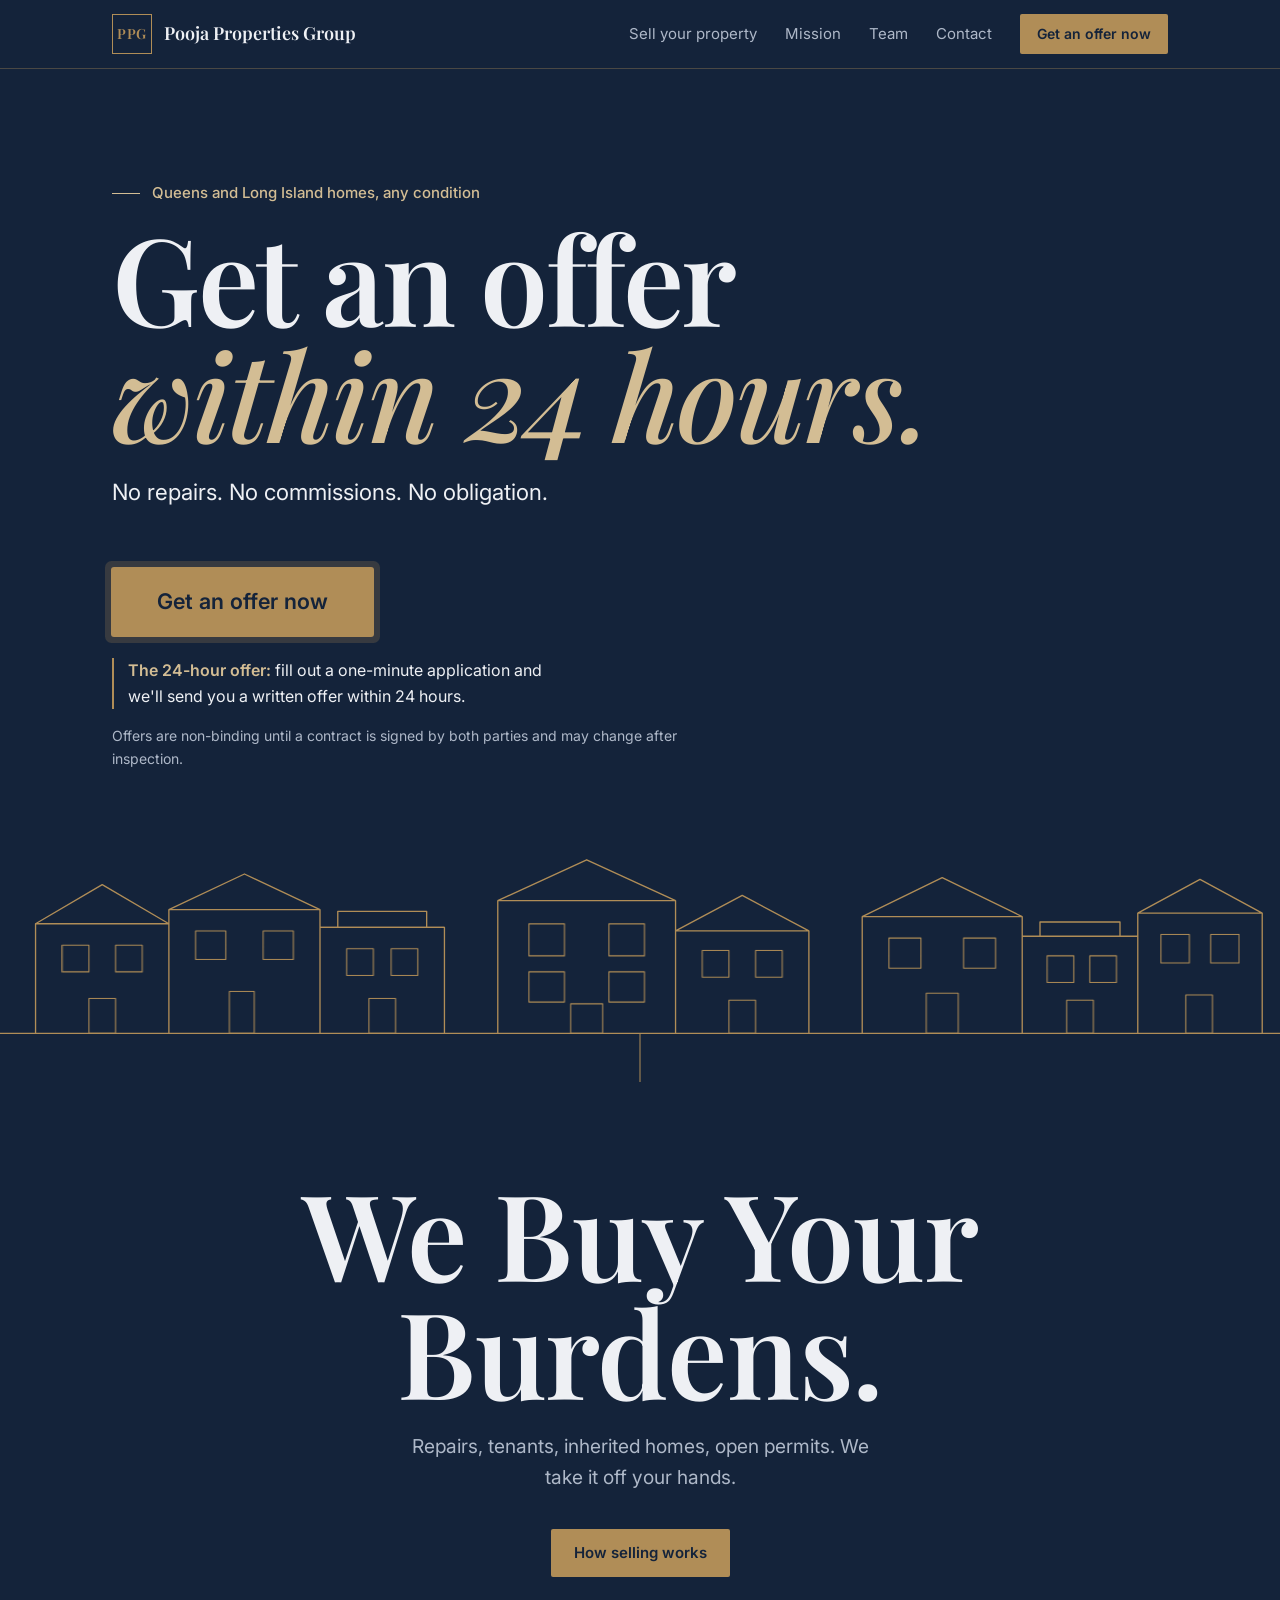
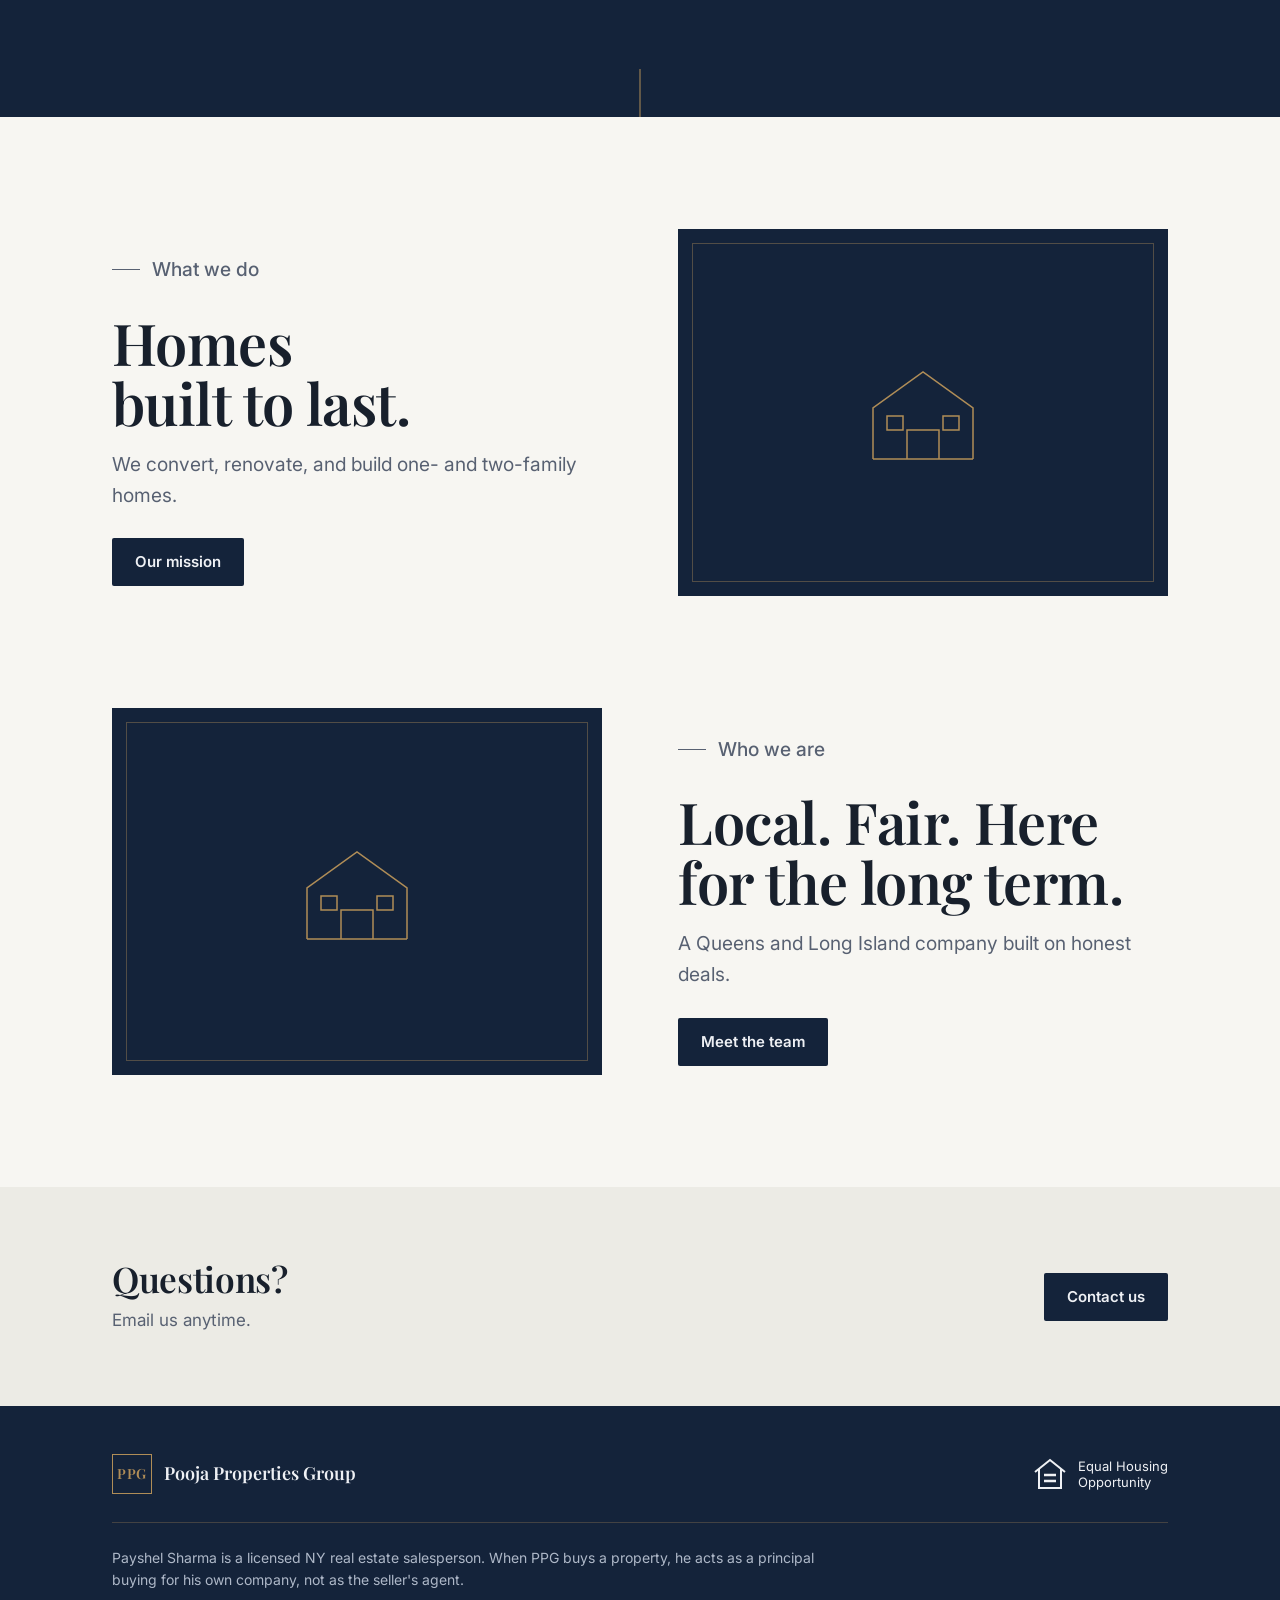
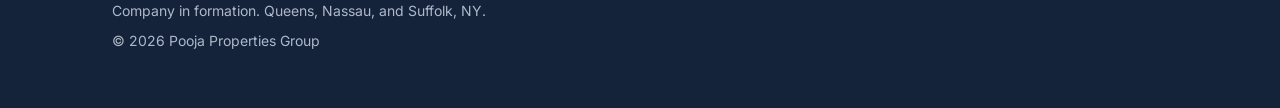
<file: index.html>
<!doctype html>
<html lang="en">
<head>
<meta charset="utf-8">
<meta name="viewport" content="width=device-width, initial-scale=1, viewport-fit=cover">
<title>Pooja Properties Group | Get an Offer Within 24 Hours</title>
<meta name="description" content="Sell your Queens or Long Island property as-is. Get an offer within 24 hours. No repairs, no commissions, no obligation.">
<meta name="theme-color" content="#14233a">
<link rel="preconnect" href="https://fonts.googleapis.com">
<link rel="preconnect" href="https://fonts.gstatic.com" crossorigin>
<link rel="stylesheet" href="https://fonts.googleapis.com/css2?family=Playfair+Display:ital,wght@0,500;0,600;0,700;1,500&family=Inter:wght@400;500;600&display=swap">
<link rel="stylesheet" href="styles.css">
</head>
<body>

<header class="site-head">
  <div class="wrap">
    <a class="brand" href="index.html" aria-label="Pooja Properties Group home">
      <span class="mono" aria-hidden="true">PPG</span>
      <span class="brand-name">Pooja Properties Group</span>
    </a>
    <button class="menu-btn" id="menu-btn" type="button" aria-expanded="false" aria-controls="site-nav"><span class="bars" aria-hidden="true"></span><span class="label">Menu</span></button>
    <nav class="nav" id="site-nav" aria-label="Main">
      <a href="sell.html">Sell your property</a>
      <a href="mission.html">Mission</a>
      <a href="team.html">Team</a>
      <a href="contact.html">Contact</a>
      <a class="btn btn-brass" href="offer.html">Get an offer now</a>
    </nav>
  </div>
</header>

<main id="main">
  <section class="hero hero-offer" aria-labelledby="hero-h">
    <div class="wrap hero-inner">
      <p class="kicker" style="color:var(--brass-soft)">Queens and Long Island homes, any condition</p>
      <h1 id="hero-h"><span>Get an offer</span> <span class="l2">within 24 hours.</span></h1>
      <p class="lede">No repairs. No commissions. No obligation.</p>
      <a class="btn btn-brass btn-huge" href="offer.html">Get an offer now</a>
      <p class="note-24"><b>The 24-hour offer:</b> fill out a one-minute application and we'll send you a written offer within 24 hours.</p>
      <p class="fine">Offers are non-binding until a contract is signed by both parties and may change after inspection.</p>
    </div>
    <svg class="street" viewBox="0 0 1440 220" fill="none" stroke="currentColor" stroke-width="1.5" stroke-linejoin="round" aria-hidden="true" preserveAspectRatio="xMidYMax slice">
      <!-- Two-family attached rowhouses -->
      <path class="draw" pathLength="1" d="M40 219V96h150v123M40 96l75-44 75 44M190 219V80h170v139M190 80l85-40 85 40M360 219V100h140v119"/>
      <path class="draw d2" pathLength="1" d="M360 100h140M380 100V82h100v18M560 219V70h200v149M560 70h200M560 70l100-46 100 46M760 219V104h150v115M760 104l75-40 75 40"/>
      <path class="draw d3" pathLength="1" d="M970 219V88h180v131M970 88l90-44 90 44M1150 219V110h130v109M1150 110h130M1170 110V94h90v16M1280 219V84h140v135M1280 84l70-38 70 38"/>
      <g class="win" stroke-width="1.2">
        <path d="M70 120h30v30H70zM130 120h30v30h-30zM100 180h30v39h-30zM220 104h34v32h-34zM296 104h34v32h-34zM258 172h28v47h-28zM390 124h30v30h-30zM440 124h30v30h-30zM415 180h30v39h-30z"/>
        <path d="M595 96h40v36h-40zM685 96h40v36h-40zM595 150h40v34h-40zM685 150h40v34h-40zM642 186h36v33h-36zM790 126h30v30h-30zM850 126h30v30h-30zM820 182h30v37h-30z"/>
        <path d="M1000 112h36v34h-36zM1084 112h36v34h-36zM1042 174h36v45h-36zM1178 132h30v30h-30zM1226 132h30v30h-30zM1200 182h30v37h-30zM1306 108h32v32h-32zM1362 108h32v32h-32zM1334 176h30v43h-30z"/>
      </g>
      <path class="ground" d="M0 219.25h1440" stroke-width="1.5"/>
    </svg>
  </section>

  <section class="band" aria-labelledby="band-h">
    <div class="wrap">
      <h2 id="band-h">We Buy Your Burdens.</h2>
      <p class="lede-line">Repairs, tenants, inherited homes, open permits. We take it off your hands.</p>
      <a class="btn btn-brass" href="sell.html">How selling works</a>
    </div>
  </section>

  <section class="section" aria-label="About PPG">
    <div class="wrap">
      <div class="feature">
        <div>
          <p class="kicker">What we do</p>
          <h2>Homes built to last.</h2>
          <p>We convert, renovate, and build one- and two-family homes.</p>
          <a class="btn btn-navy" href="mission.html">Our mission</a>
        </div>
        <div class="ph" data-photo="build"><svg width="120" height="96" viewBox="0 0 120 96" fill="none" stroke="currentColor" stroke-width="1.5" aria-hidden="true"><path d="M10 95V44L60 8l50 36v51M10 95h100M44 95V66h32v29M24 52h16v14H24zM80 52h16v14H80z"/></svg></div>
      </div>
      <div class="feature flip">
        <div>
          <p class="kicker">Who we are</p>
          <h2>Local. Fair. Here for the long term.</h2>
          <p>A Queens and Long Island company built on honest deals.</p>
          <a class="btn btn-navy" href="team.html">Meet the team</a>
        </div>
        <div class="ph" data-photo="team"><svg width="120" height="96" viewBox="0 0 120 96" fill="none" stroke="currentColor" stroke-width="1.5" aria-hidden="true"><path d="M10 95V44L60 8l50 36v51M10 95h100M44 95V66h32v29M24 52h16v14H24zM80 52h16v14H80z"/></svg></div>
      </div>
    </div>
  </section>

  <section class="cta-strip">
    <div class="wrap">
      <div><h2>Questions?</h2><p>Email us anytime.</p></div>
      <a class="btn btn-navy" href="contact.html">Contact us</a>
    </div>
  </section>
</main>

<footer>
  <div class="wrap">
    <div class="foot-top">
      <div class="brand"><span class="mono" aria-hidden="true">PPG</span><span class="brand-name">Pooja Properties Group</span></div>
      <div class="eho">
        <svg width="36" height="36" viewBox="0 0 36 36" fill="none" stroke="currentColor" stroke-width="2" aria-hidden="true"><path d="M3 16 18 4l15 12M7 13v19h22V13"/><path d="M12 19h12M12 25h12" stroke-width="2.4"/></svg>
        <span>Equal Housing<br>Opportunity</span>
      </div>
    </div>
    <div class="disclose">
      <p>Payshel Sharma is a licensed NY real estate salesperson. When PPG buys a property, he acts as a principal buying for his own company, not as the seller's agent.</p>
      <p>Company in formation. Queens, Nassau, and Suffolk, NY.</p>
      <p>&copy; 2026 Pooja Properties Group</p>
    </div>
  </div>
</footer>

<div class="pin" id="pin"><a class="btn btn-brass" href="offer.html">Get an offer now</a></div>
<script src="site.js"></script>
</body>
</html>
</file>
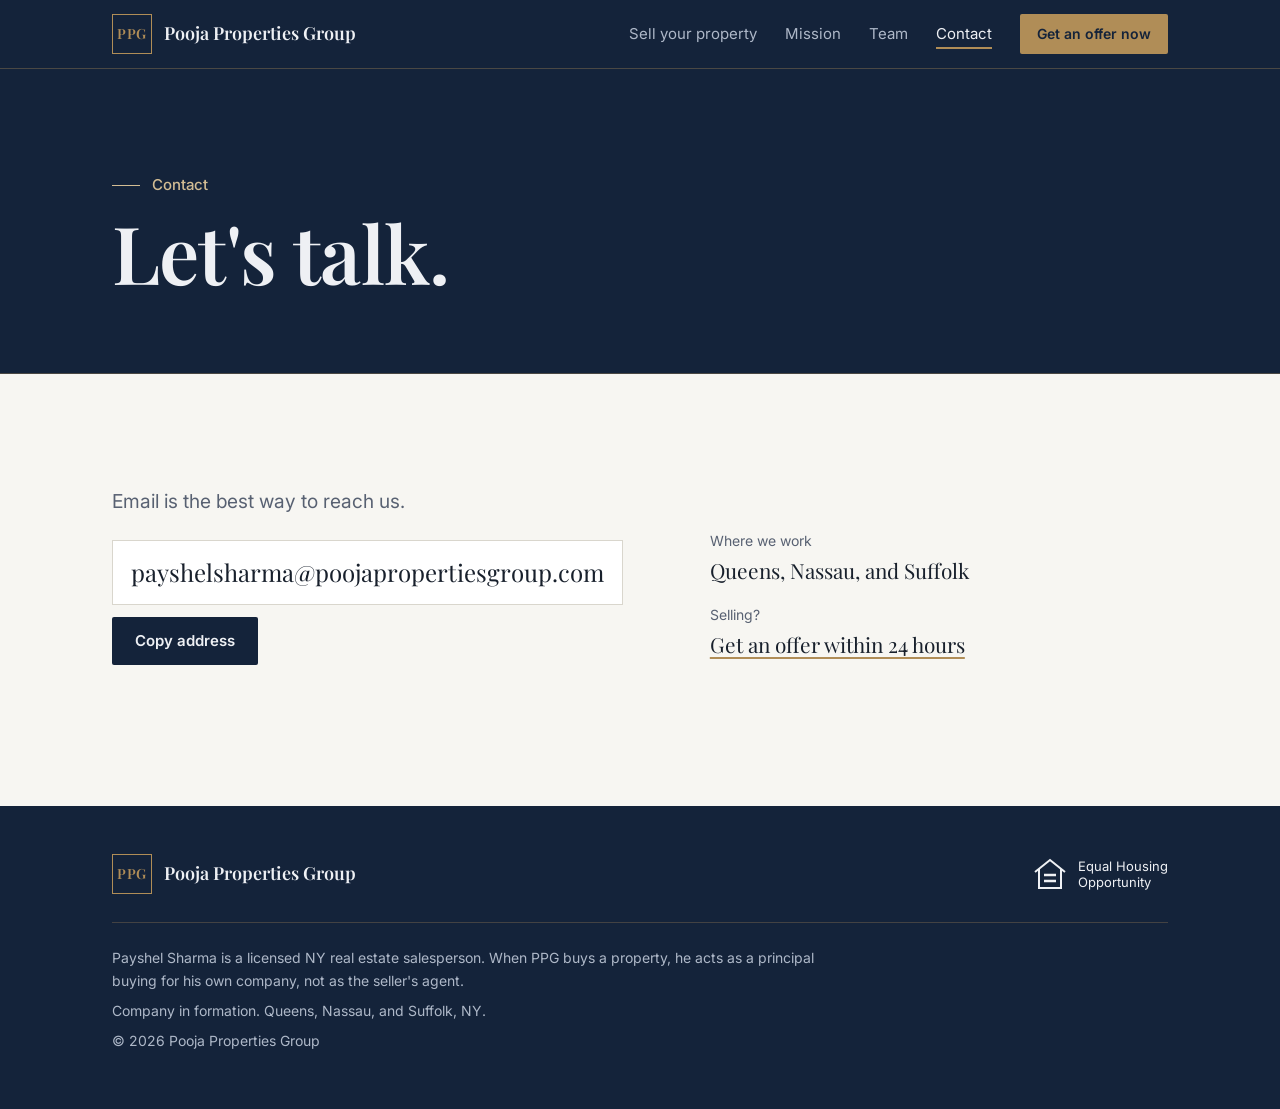
<file: contact.html>
<!doctype html>
<html lang="en">
<head>
<meta charset="utf-8">
<meta name="viewport" content="width=device-width, initial-scale=1, viewport-fit=cover">
<title>Contact | Pooja Properties Group</title>
<meta name="description" content="Contact Pooja Properties Group in Queens and Long Island, NY.">
<meta name="theme-color" content="#14233a">
<link rel="preconnect" href="https://fonts.googleapis.com">
<link rel="preconnect" href="https://fonts.gstatic.com" crossorigin>
<link rel="stylesheet" href="https://fonts.googleapis.com/css2?family=Playfair+Display:ital,wght@0,500;0,600;0,700;1,500&family=Inter:wght@400;500;600&display=swap">
<link rel="stylesheet" href="styles.css">
</head>
<body>

<header class="site-head">
  <div class="wrap">
    <a class="brand" href="index.html" aria-label="Pooja Properties Group home">
      <span class="mono" aria-hidden="true">PPG</span>
      <span class="brand-name">Pooja Properties Group</span>
    </a>
    <button class="menu-btn" id="menu-btn" type="button" aria-expanded="false" aria-controls="site-nav"><span class="bars" aria-hidden="true"></span><span class="label">Menu</span></button>
    <nav class="nav" id="site-nav" aria-label="Main">
      <a href="sell.html">Sell your property</a>
      <a href="mission.html">Mission</a>
      <a href="team.html">Team</a>
      <a href="contact.html" aria-current="page">Contact</a>
      <a class="btn btn-brass" href="offer.html">Get an offer now</a>
    </nav>
  </div>
</header>

<main id="main">
  <section class="page-hero">
    <div class="wrap">
      <p class="kicker">Contact</p>
      <h1>Let's talk.</h1>
    </div>
  </section>

  <section class="section" aria-labelledby="contact-h">
    <div class="wrap contact-grid">
      <div>
        <h2 id="contact-h" class="sr">Email</h2>
        <p class="lede" style="margin:0">Email is the best way to reach us.</p>
        <div class="email-row">
          <a class="email" id="email" href="mailto:payshelsharma@poojapropertiesgroup.com">payshelsharma@poojapropertiesgroup.com</a>
          <button class="btn btn-navy" id="copy-btn" type="button">Copy address</button>
        </div>
        <p class="small" id="copy-status" aria-live="polite" style="margin-top:10px;min-height:1.4em"></p>
      </div>
      <dl class="area">
        <dt>Where we work</dt><dd>Queens, Nassau, and Suffolk</dd>
        <dt>Selling?</dt><dd><a href="offer.html" style="text-decoration-color:var(--brass);text-underline-offset:4px">Get an offer within 24 hours</a></dd>
      </dl>
    </div>
  </section>
</main>

<footer>
  <div class="wrap">
    <div class="foot-top">
      <div class="brand"><span class="mono" aria-hidden="true">PPG</span><span class="brand-name">Pooja Properties Group</span></div>
      <div class="eho">
        <svg width="36" height="36" viewBox="0 0 36 36" fill="none" stroke="currentColor" stroke-width="2" aria-hidden="true"><path d="M3 16 18 4l15 12M7 13v19h22V13"/><path d="M12 19h12M12 25h12" stroke-width="2.4"/></svg>
        <span>Equal Housing<br>Opportunity</span>
      </div>
    </div>
    <div class="disclose">
      <p>Payshel Sharma is a licensed NY real estate salesperson. When PPG buys a property, he acts as a principal buying for his own company, not as the seller's agent.</p>
      <p>Company in formation. Queens, Nassau, and Suffolk, NY.</p>
      <p>&copy; 2026 Pooja Properties Group</p>
    </div>
  </div>
</footer>

<div class="pin" id="pin"><a class="btn btn-brass" href="offer.html">Get an offer now</a></div>
<script src="site.js"></script>
</body>
</html>
</file>
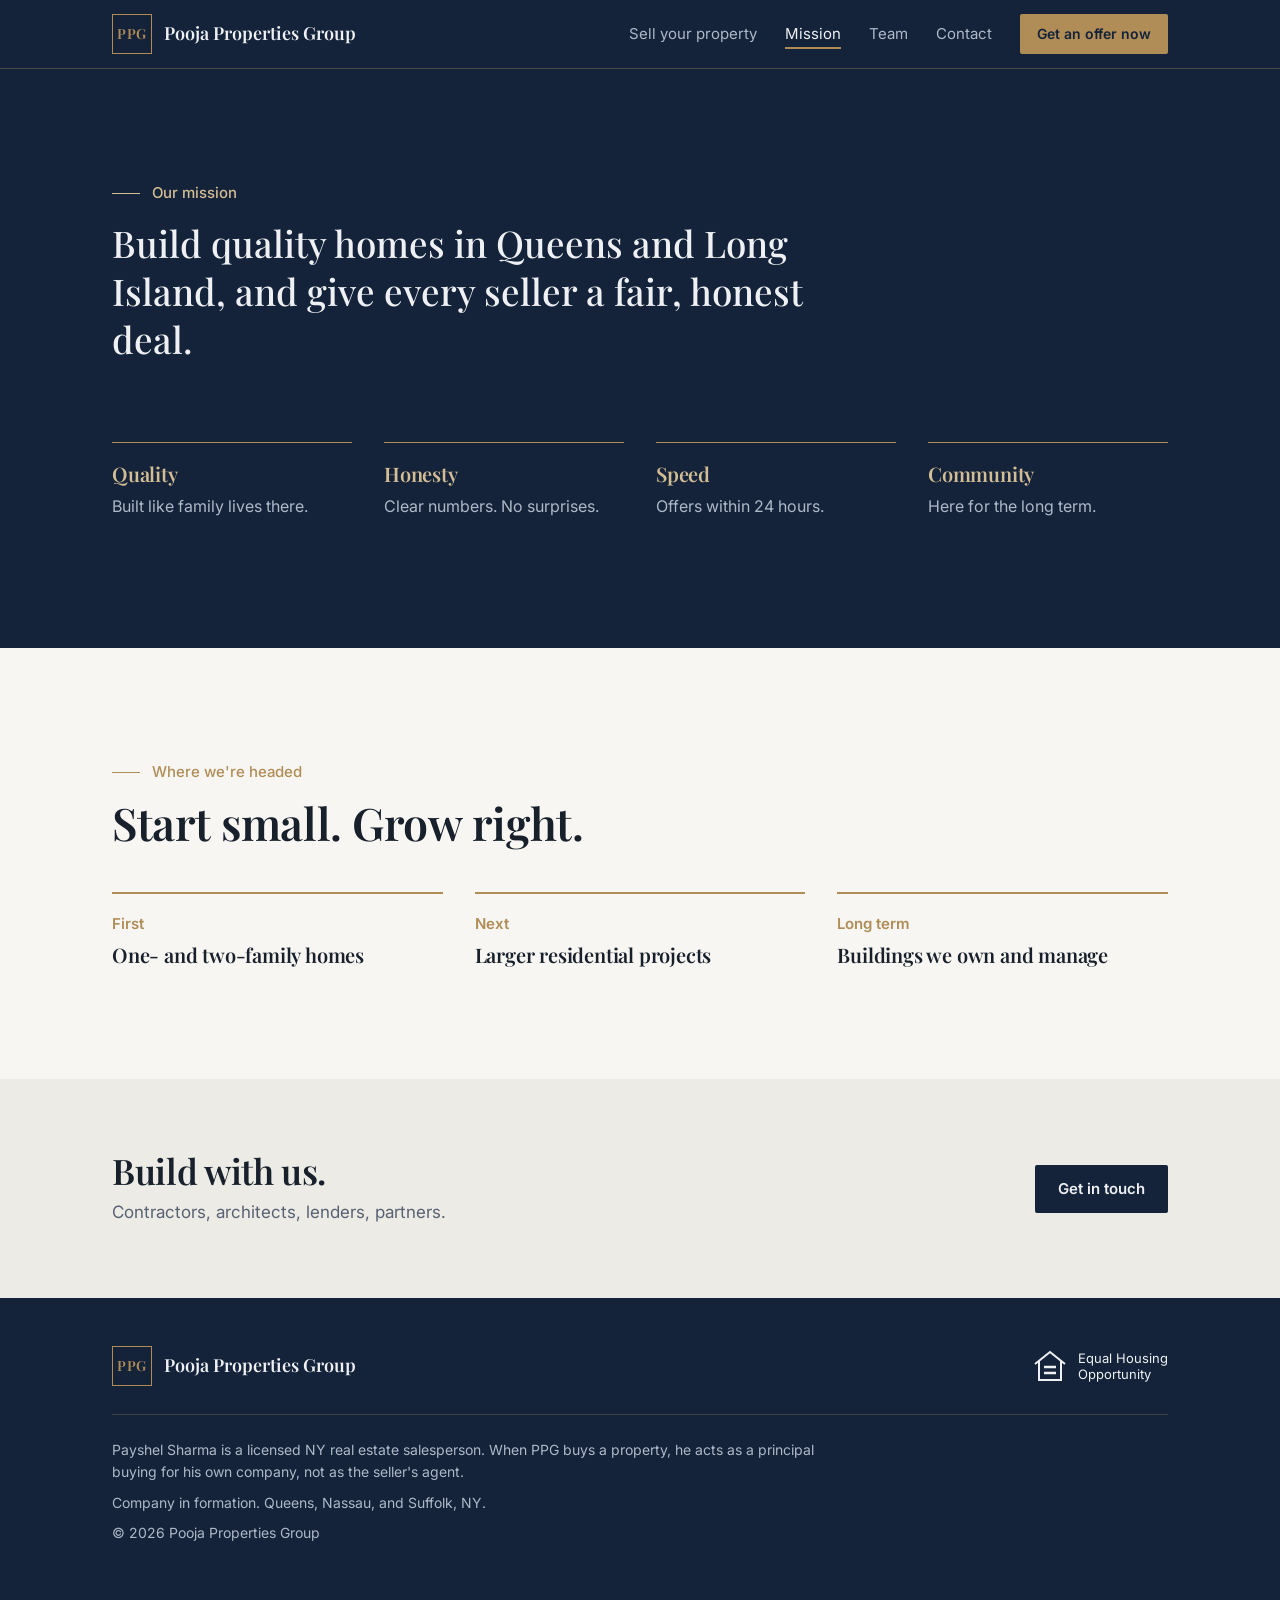
<file: mission.html>
<!doctype html>
<html lang="en">
<head>
<meta charset="utf-8">
<meta name="viewport" content="width=device-width, initial-scale=1, viewport-fit=cover">
<title>Our Mission | Pooja Properties Group</title>
<meta name="description" content="Pooja Properties Group builds quality homes in Queens and Long Island and gives every seller a fair, honest deal.">
<meta name="theme-color" content="#14233a">
<link rel="preconnect" href="https://fonts.googleapis.com">
<link rel="preconnect" href="https://fonts.gstatic.com" crossorigin>
<link rel="stylesheet" href="https://fonts.googleapis.com/css2?family=Playfair+Display:ital,wght@0,500;0,600;0,700;1,500&family=Inter:wght@400;500;600&display=swap">
<link rel="stylesheet" href="styles.css">
</head>
<body>

<header class="site-head">
  <div class="wrap">
    <a class="brand" href="index.html" aria-label="Pooja Properties Group home">
      <span class="mono" aria-hidden="true">PPG</span>
      <span class="brand-name">Pooja Properties Group</span>
    </a>
    <button class="menu-btn" id="menu-btn" type="button" aria-expanded="false" aria-controls="site-nav"><span class="bars" aria-hidden="true"></span><span class="label">Menu</span></button>
    <nav class="nav" id="site-nav" aria-label="Main">
      <a href="sell.html">Sell your property</a>
      <a href="mission.html" aria-current="page">Mission</a>
      <a href="team.html">Team</a>
      <a href="contact.html">Contact</a>
      <a class="btn btn-brass" href="offer.html">Get an offer now</a>
    </nav>
  </div>
</header>

<main id="main">
  <section class="section mission" aria-labelledby="mission-h">
    <div class="wrap">
      <p class="kicker">Our mission</p>
      <h1 id="mission-h" class="sr">Our mission</h1>
      <blockquote>Build quality homes in Queens and Long Island, and give every seller a fair, honest deal.</blockquote>
      <div class="values">
        <div><h3>Quality</h3><p>Built like family lives there.</p></div>
        <div><h3>Honesty</h3><p>Clear numbers. No surprises.</p></div>
        <div><h3>Speed</h3><p>Offers within 24 hours.</p></div>
        <div><h3>Community</h3><p>Here for the long term.</p></div>
      </div>
    </div>
  </section>

  <section class="section" aria-labelledby="ahead-h">
    <div class="wrap">
      <div class="section-head"><p class="kicker">Where we're headed</p><h2 id="ahead-h">Start small. Grow right.</h2></div>
      <div class="roadmap">
        <div><p class="when">First</p><h3>One- and two-family homes</h3></div>
        <div><p class="when">Next</p><h3>Larger residential projects</h3></div>
        <div><p class="when">Long term</p><h3>Buildings we own and manage</h3></div>
      </div>
    </div>
  </section>

  <section class="cta-strip">
    <div class="wrap">
      <div><h2>Build with us.</h2><p>Contractors, architects, lenders, partners.</p></div>
      <a class="btn btn-navy" href="contact.html">Get in touch</a>
    </div>
  </section>
</main>

<footer>
  <div class="wrap">
    <div class="foot-top">
      <div class="brand"><span class="mono" aria-hidden="true">PPG</span><span class="brand-name">Pooja Properties Group</span></div>
      <div class="eho">
        <svg width="36" height="36" viewBox="0 0 36 36" fill="none" stroke="currentColor" stroke-width="2" aria-hidden="true"><path d="M3 16 18 4l15 12M7 13v19h22V13"/><path d="M12 19h12M12 25h12" stroke-width="2.4"/></svg>
        <span>Equal Housing<br>Opportunity</span>
      </div>
    </div>
    <div class="disclose">
      <p>Payshel Sharma is a licensed NY real estate salesperson. When PPG buys a property, he acts as a principal buying for his own company, not as the seller's agent.</p>
      <p>Company in formation. Queens, Nassau, and Suffolk, NY.</p>
      <p>&copy; 2026 Pooja Properties Group</p>
    </div>
  </div>
</footer>

<div class="pin" id="pin"><a class="btn btn-brass" href="offer.html">Get an offer now</a></div>
<script src="site.js"></script>
</body>
</html>
</file>
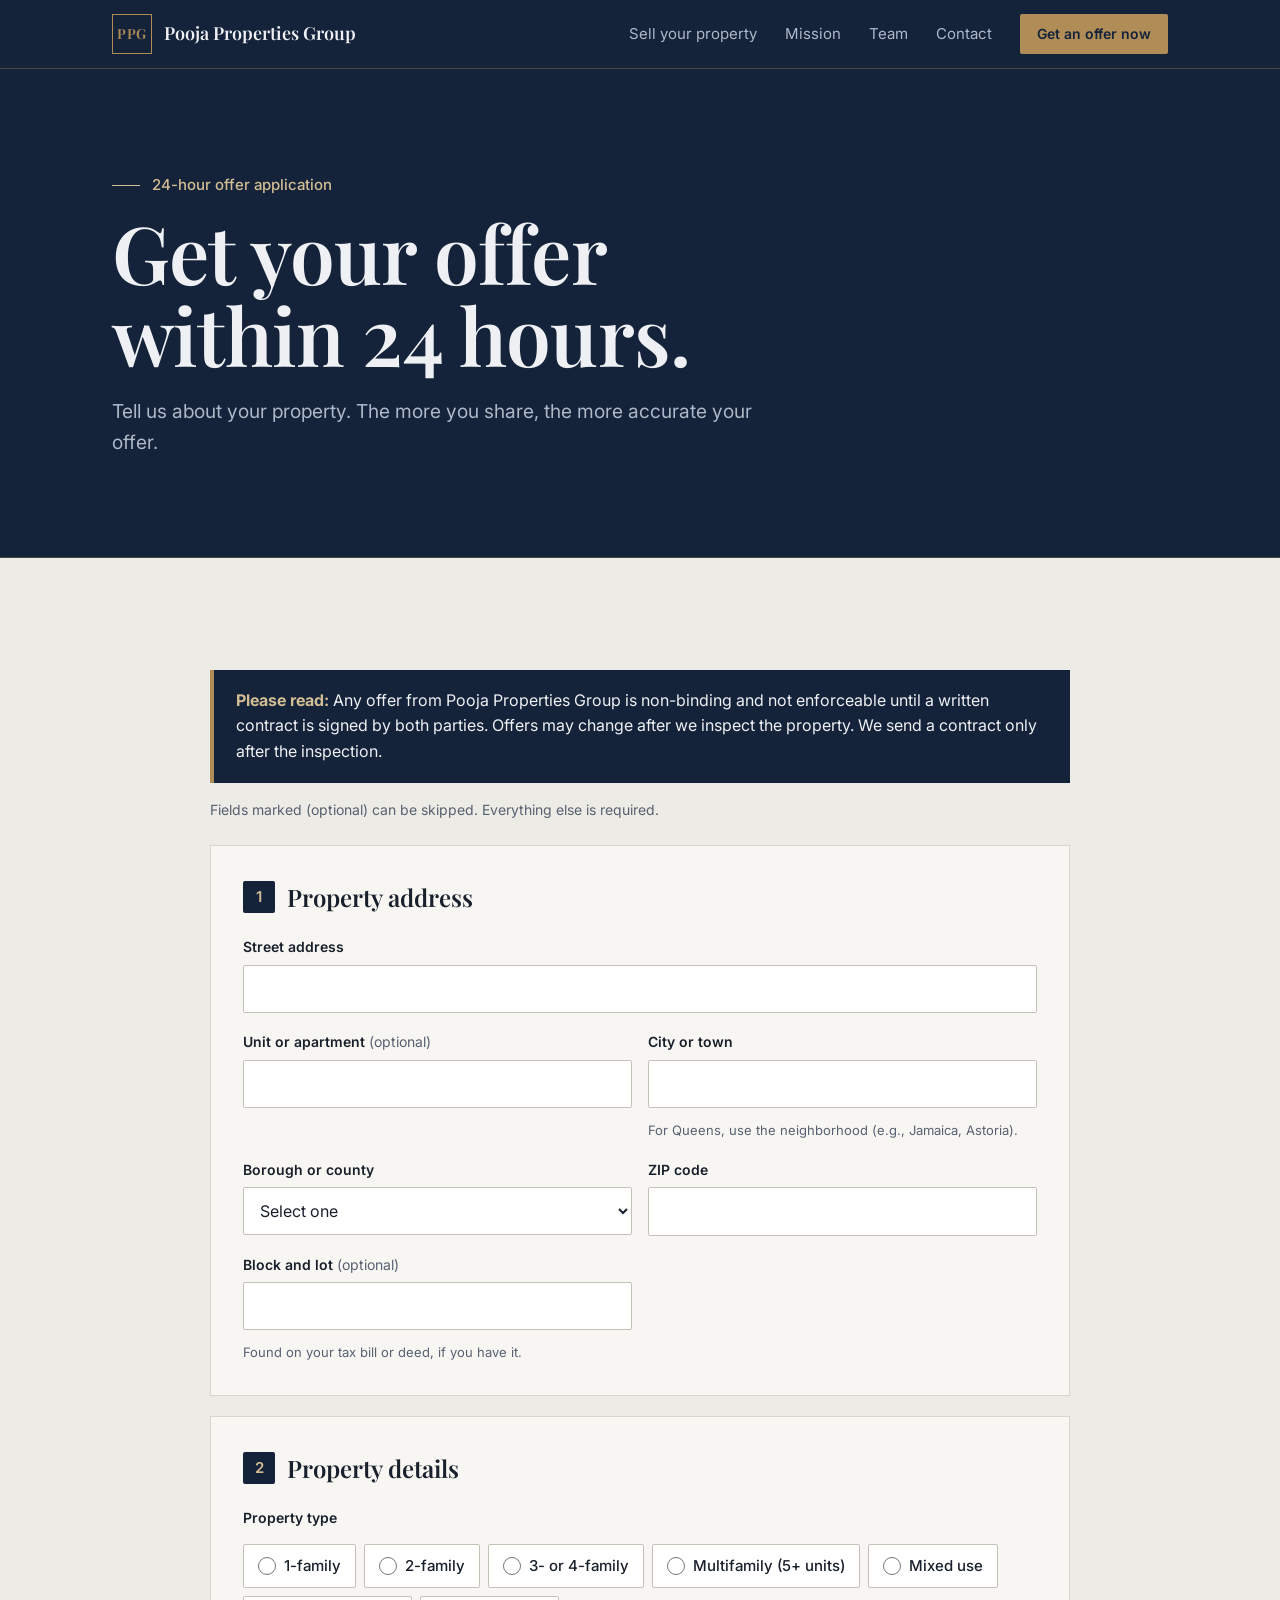
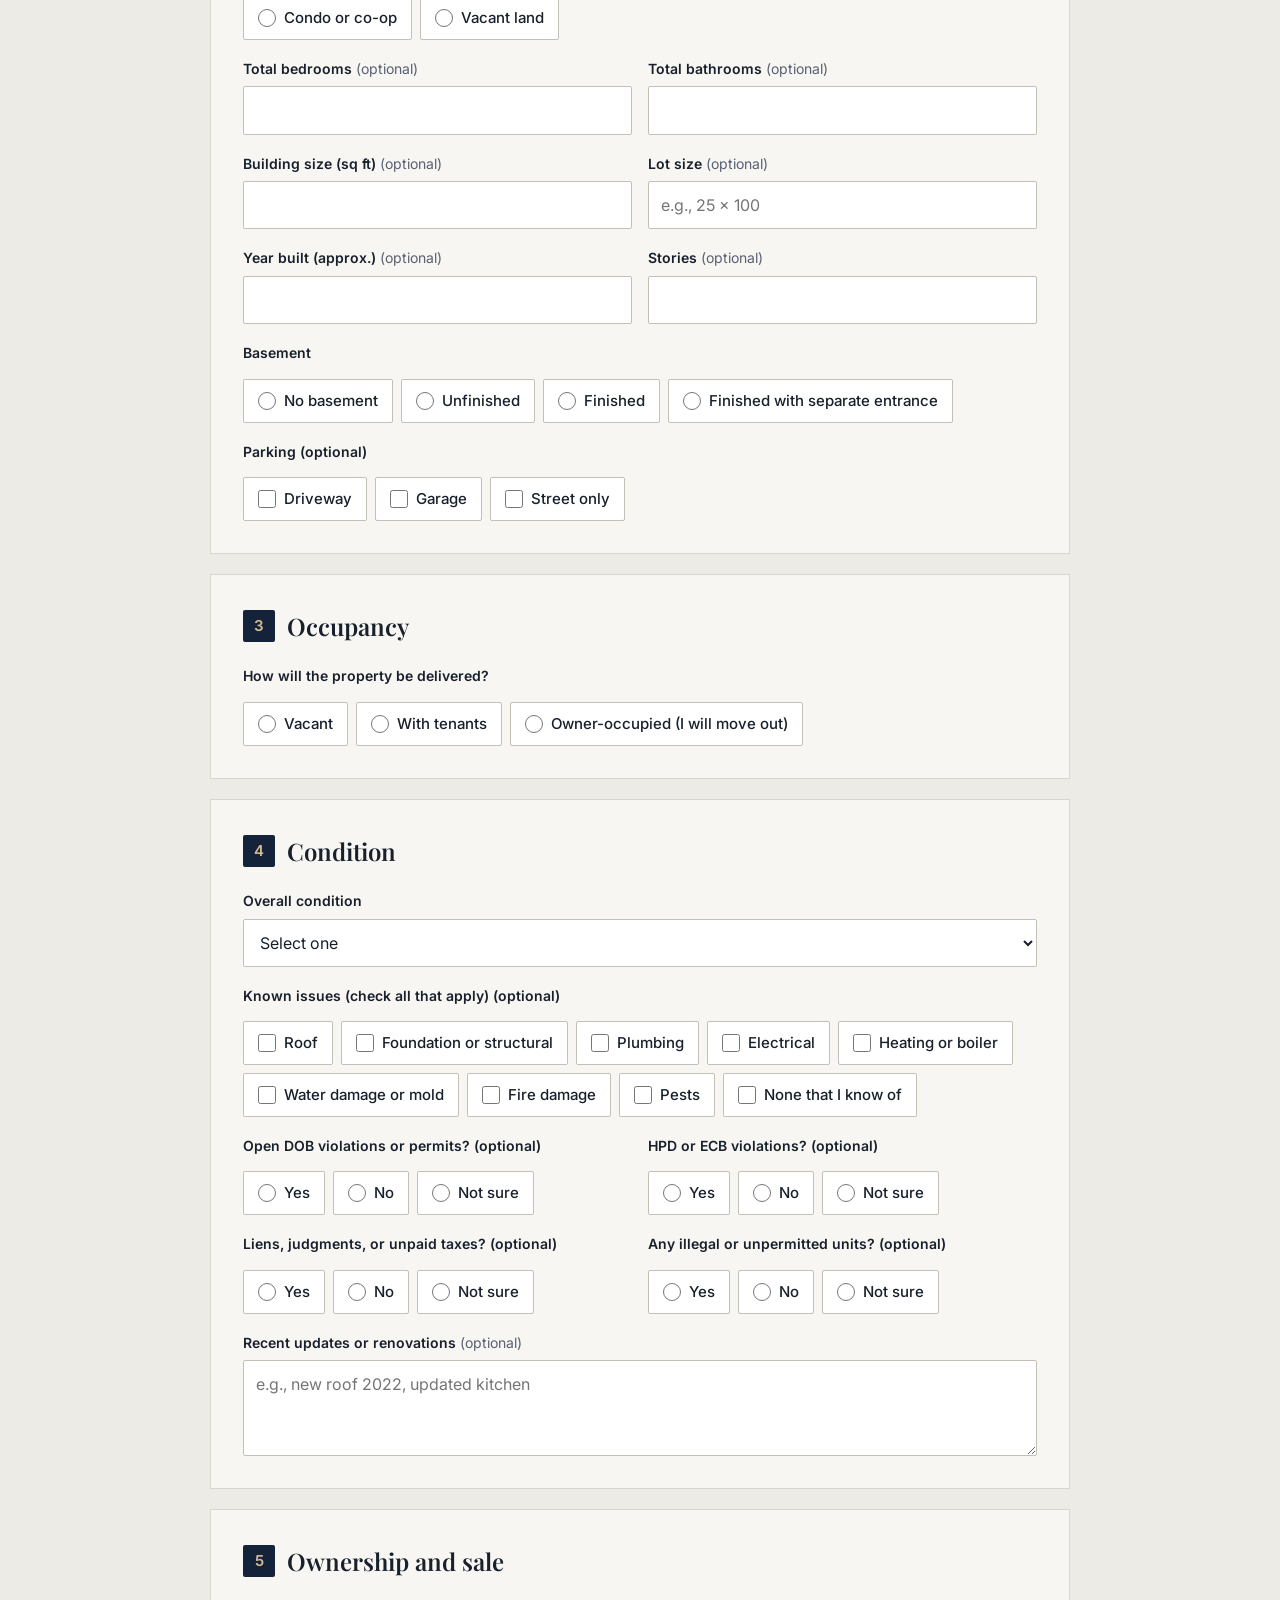
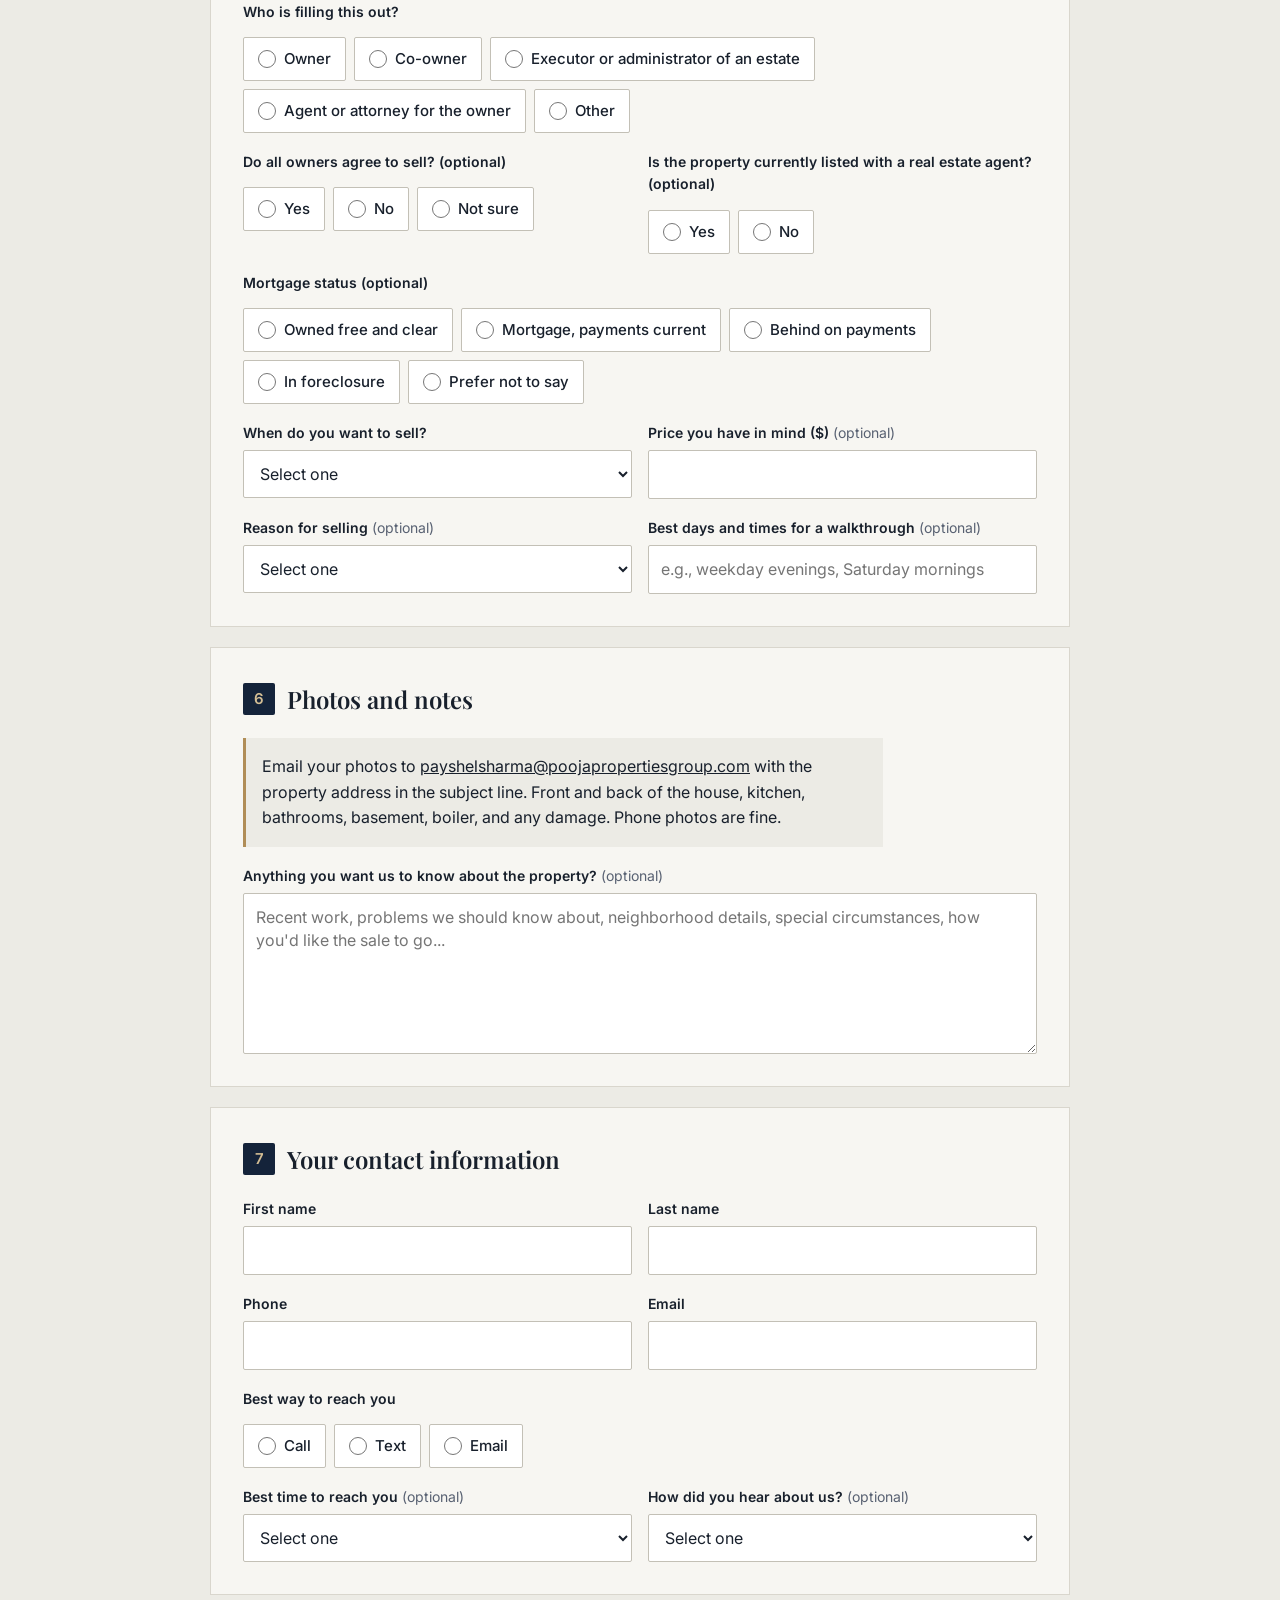
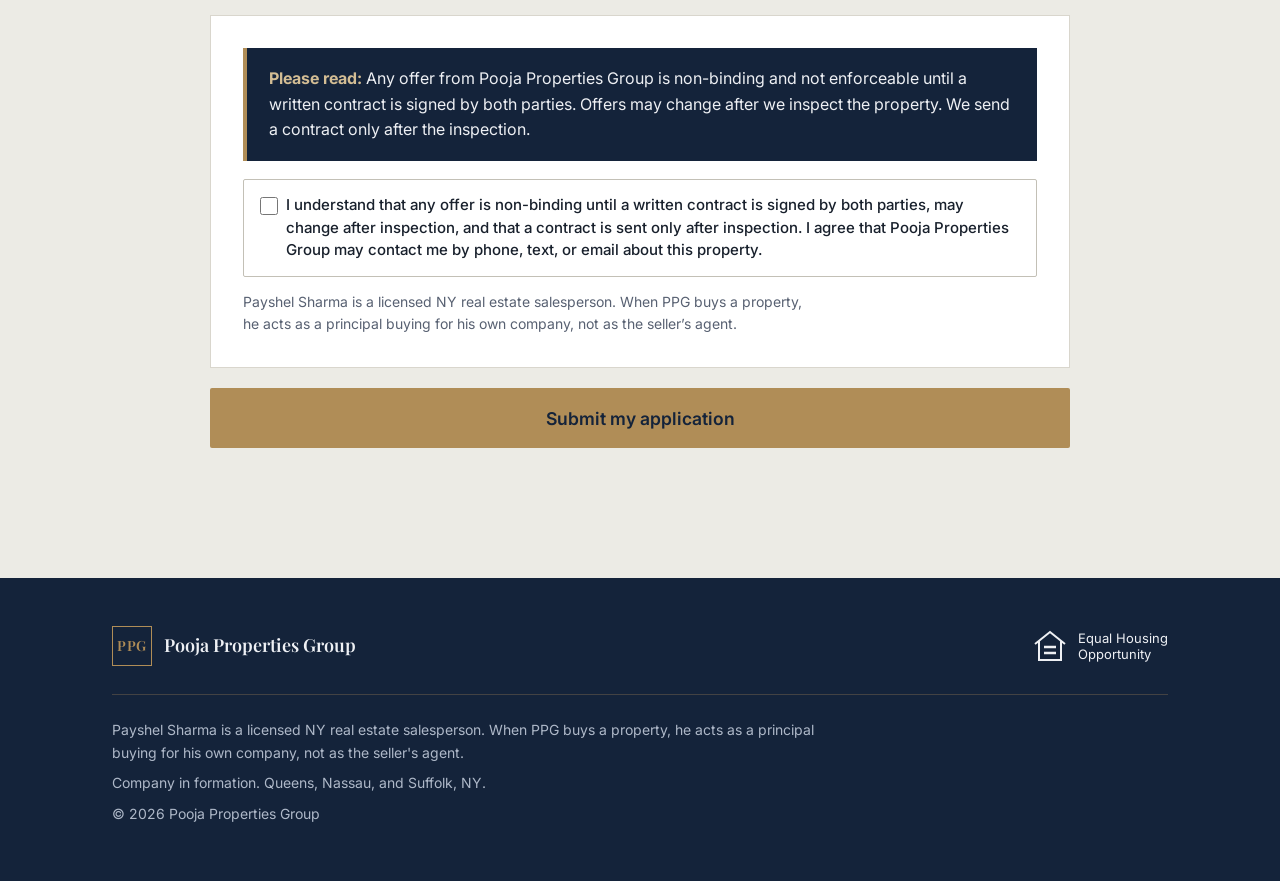
<file: offer.html>
<!doctype html>
<html lang="en">
<head>
<meta charset="utf-8">
<meta name="viewport" content="width=device-width, initial-scale=1, viewport-fit=cover">
<title>24-Hour Offer Application | Pooja Properties Group</title>
<meta name="description" content="Tell us about your Queens or Long Island property and get an offer within 24 hours. No obligation.">
<meta name="theme-color" content="#14233a">
<link rel="preconnect" href="https://fonts.googleapis.com">
<link rel="preconnect" href="https://fonts.gstatic.com" crossorigin>
<link rel="stylesheet" href="https://fonts.googleapis.com/css2?family=Playfair+Display:ital,wght@0,500;0,600;0,700;1,500&family=Inter:wght@400;500;600&display=swap">
<link rel="stylesheet" href="styles.css">
</head>
<body>

<header class="site-head">
  <div class="wrap">
    <a class="brand" href="index.html" aria-label="Pooja Properties Group home">
      <span class="mono" aria-hidden="true">PPG</span>
      <span class="brand-name">Pooja Properties Group</span>
    </a>
    <button class="menu-btn" id="menu-btn" type="button" aria-expanded="false" aria-controls="site-nav"><span class="bars" aria-hidden="true"></span><span class="label">Menu</span></button>
    <nav class="nav" id="site-nav" aria-label="Main">
      <a href="sell.html">Sell your property</a>
      <a href="mission.html">Mission</a>
      <a href="team.html">Team</a>
      <a href="contact.html">Contact</a>
      <a class="btn btn-brass" href="offer.html" aria-current="page">Get an offer now</a>
    </nav>
  </div>
</header>

<main id="main">
  <section class="page-hero">
    <div class="wrap">
      <p class="kicker">24-hour offer application</p>
      <h1>Get your offer within 24 hours.</h1>
      <p class="lede">Tell us about your property. The more you share, the more accurate your offer.</p>
    </div>
  </section>

  <section class="section offer" id="offer" aria-label="Offer application">
    <div class="wrap">
    <form id="offer-form" class="app" novalidate>
      <p class="notice"><strong>Please read:</strong> Any offer from Pooja Properties Group is non-binding and not enforceable until a written contract is signed by both parties. Offers may change after we inspect the property. We send a contract only after the inspection.</p>
      <p class="req-note">Fields marked <span class="opt">(optional)</span> can be skipped. Everything else is required.</p>
      <fieldset class="fs">
        <legend><span class="num">1</span>Property address</legend>
        <div class="grid">
<div class="field full"><label for="p-street">Street address</label><input id="p-street" name="Street address" type="text" required autocomplete="address-line1"></div>
<div class="field"><label for="p-unit">Unit or apartment <span class="opt">(optional)</span></label><input id="p-unit" name="Unit" type="text" autocomplete="address-line2"></div>
<div class="field"><label for="p-city">City or town</label><input id="p-city" name="City or town" type="text" required autocomplete="address-level2"><p class="hint">For Queens, use the neighborhood (e.g., Jamaica, Astoria).</p></div>
<div class="field"><label for="p-county">Borough or county</label><select id="p-county" name="Borough or county" required><option value="">Select one</option><option>Queens</option><option>Nassau</option><option>Suffolk</option><option>Brooklyn</option><option>Bronx</option><option>Manhattan</option><option>Staten Island</option><option>Other</option></select></div>
<div class="field"><label for="p-zip">ZIP code</label><input id="p-zip" name="ZIP code" type="text" required inputmode="numeric" pattern="[0-9]{5}" maxlength="5" autocomplete="postal-code"></div>
<div class="field"><label for="p-blocklot">Block and lot <span class="opt">(optional)</span></label><input id="p-blocklot" name="Block and lot" type="text"><p class="hint">Found on your tax bill or deed, if you have it.</p></div>
        </div>
      </fieldset>
      <fieldset class="fs">
        <legend><span class="num">2</span>Property details</legend>
        <div class="grid">
<div class="field full" role="group"><span class="glabel">Property type</span><div class="choices" id=""><label class="choice"><input type="radio" name="Property type" value="1-family" required><span>1-family</span></label><label class="choice"><input type="radio" name="Property type" value="2-family"><span>2-family</span></label><label class="choice"><input type="radio" name="Property type" value="3- or 4-family"><span>3- or 4-family</span></label><label class="choice"><input type="radio" name="Property type" value="Multifamily (5+ units)"><span>Multifamily (5+ units)</span></label><label class="choice"><input type="radio" name="Property type" value="Mixed use"><span>Mixed use</span></label><label class="choice"><input type="radio" name="Property type" value="Condo or co-op"><span>Condo or co-op</span></label><label class="choice"><input type="radio" name="Property type" value="Vacant land"><span>Vacant land</span></label></div></div>
<div class="field"><label for="p-beds">Total bedrooms <span class="opt">(optional)</span></label><input id="p-beds" name="Bedrooms" type="number" min="0" inputmode="numeric"></div>
<div class="field"><label for="p-baths">Total bathrooms <span class="opt">(optional)</span></label><input id="p-baths" name="Bathrooms" type="number" min="0" step="0.5" inputmode="decimal"></div>
<div class="field"><label for="p-sqft">Building size (sq ft) <span class="opt">(optional)</span></label><input id="p-sqft" name="Building sq ft" type="number" min="0" inputmode="numeric"></div>
<div class="field"><label for="p-lot">Lot size <span class="opt">(optional)</span></label><input id="p-lot" name="Lot size" type="text" placeholder="e.g., 25 x 100"></div>
<div class="field"><label for="p-year">Year built (approx.) <span class="opt">(optional)</span></label><input id="p-year" name="Year built" type="number" min="1800" max="2026" inputmode="numeric"></div>
<div class="field"><label for="p-stories">Stories <span class="opt">(optional)</span></label><input id="p-stories" name="Stories" type="number" min="1" inputmode="numeric"></div>
<div class="field full" role="group"><span class="glabel">Basement</span><div class="choices" id=""><label class="choice"><input type="radio" name="Basement" value="No basement" required><span>No basement</span></label><label class="choice"><input type="radio" name="Basement" value="Unfinished"><span>Unfinished</span></label><label class="choice"><input type="radio" name="Basement" value="Finished"><span>Finished</span></label><label class="choice"><input type="radio" name="Basement" value="Finished with separate entrance"><span>Finished with separate entrance</span></label></div></div>
<div class="field full" role="group"><span class="glabel">Parking <span class="opt">(optional)</span></span><div class="choices"><label class="choice"><input type="checkbox" name="Parking" value="Driveway"><span>Driveway</span></label><label class="choice"><input type="checkbox" name="Parking" value="Garage"><span>Garage</span></label><label class="choice"><input type="checkbox" name="Parking" value="Street only"><span>Street only</span></label></div></div>
        </div>
      </fieldset>
      <fieldset class="fs">
        <legend><span class="num">3</span>Occupancy</legend>
        <div class="grid">
<div class="field full" role="group"><span class="glabel">How will the property be delivered?</span><div class="choices" id="g-delivered"><label class="choice"><input type="radio" name="Delivered" value="Vacant" required><span>Vacant</span></label><label class="choice"><input type="radio" name="Delivered" value="With tenants"><span>With tenants</span></label><label class="choice"><input type="radio" name="Delivered" value="Owner-occupied (I will move out)"><span>Owner-occupied (I will move out)</span></label></div></div>
<div class="field full cond" data-show="Delivered=With tenants">
  <div class="grid">
   <div class="field"><label for="t-units">Units with tenants</label><input id="t-units" name="Occupied units" type="number" min="1" inputmode="numeric"></div>
   <div class="field"><label for="t-rent">Total monthly rent ($)</label><input id="t-rent" name="Total monthly rent" type="number" min="0" inputmode="numeric"></div>
   <div class="field"><label for="t-lease">Lease type</label><select id="t-lease" name="Lease type"><option value="">Select one</option><option>Written leases</option><option>Month to month</option><option>Mix</option><option>No lease / not paying</option></select></div>
   <div class="field full" role="group"><span class="glabel">Any rent-stabilized units? <span class="opt">(optional)</span></span><div class="choices" id=""><label class="choice"><input type="radio" name="Rent-stabilized" value="Yes"><span>Yes</span></label><label class="choice"><input type="radio" name="Rent-stabilized" value="No"><span>No</span></label><label class="choice"><input type="radio" name="Rent-stabilized" value="Not sure"><span>Not sure</span></label></div></div>
   <div class="field full" role="group"><span class="glabel">Are tenants current on rent? <span class="opt">(optional)</span></span><div class="choices" id=""><label class="choice"><input type="radio" name="Tenants current on rent" value="Yes"><span>Yes</span></label><label class="choice"><input type="radio" name="Tenants current on rent" value="No"><span>No</span></label><label class="choice"><input type="radio" name="Tenants current on rent" value="Not sure"><span>Not sure</span></label></div></div>
  </div>
 </div>
        </div>
      </fieldset>
      <fieldset class="fs">
        <legend><span class="num">4</span>Condition</legend>
        <div class="grid">
<div class="field full"><label for="c-overall">Overall condition</label><select id="c-overall" name="Overall condition" required><option value="">Select one</option><option>Move-in ready</option><option>Needs some updates</option><option>Needs major repairs</option><option>Not livable / gut renovation</option></select></div>
<div class="field full" role="group"><span class="glabel">Known issues (check all that apply) <span class="opt">(optional)</span></span><div class="choices"><label class="choice"><input type="checkbox" name="Known issues" value="Roof"><span>Roof</span></label><label class="choice"><input type="checkbox" name="Known issues" value="Foundation or structural"><span>Foundation or structural</span></label><label class="choice"><input type="checkbox" name="Known issues" value="Plumbing"><span>Plumbing</span></label><label class="choice"><input type="checkbox" name="Known issues" value="Electrical"><span>Electrical</span></label><label class="choice"><input type="checkbox" name="Known issues" value="Heating or boiler"><span>Heating or boiler</span></label><label class="choice"><input type="checkbox" name="Known issues" value="Water damage or mold"><span>Water damage or mold</span></label><label class="choice"><input type="checkbox" name="Known issues" value="Fire damage"><span>Fire damage</span></label><label class="choice"><input type="checkbox" name="Known issues" value="Pests"><span>Pests</span></label><label class="choice"><input type="checkbox" name="Known issues" value="None that I know of"><span>None that I know of</span></label></div></div>
<div class="field" role="group"><span class="glabel">Open DOB violations or permits? <span class="opt">(optional)</span></span><div class="choices" id=""><label class="choice"><input type="radio" name="Open DOB violations or permits" value="Yes"><span>Yes</span></label><label class="choice"><input type="radio" name="Open DOB violations or permits" value="No"><span>No</span></label><label class="choice"><input type="radio" name="Open DOB violations or permits" value="Not sure"><span>Not sure</span></label></div></div>
<div class="field" role="group"><span class="glabel">HPD or ECB violations? <span class="opt">(optional)</span></span><div class="choices" id=""><label class="choice"><input type="radio" name="HPD or ECB violations" value="Yes"><span>Yes</span></label><label class="choice"><input type="radio" name="HPD or ECB violations" value="No"><span>No</span></label><label class="choice"><input type="radio" name="HPD or ECB violations" value="Not sure"><span>Not sure</span></label></div></div>
<div class="field" role="group"><span class="glabel">Liens, judgments, or unpaid taxes? <span class="opt">(optional)</span></span><div class="choices" id=""><label class="choice"><input type="radio" name="Liens or unpaid taxes" value="Yes"><span>Yes</span></label><label class="choice"><input type="radio" name="Liens or unpaid taxes" value="No"><span>No</span></label><label class="choice"><input type="radio" name="Liens or unpaid taxes" value="Not sure"><span>Not sure</span></label></div></div>
<div class="field" role="group"><span class="glabel">Any illegal or unpermitted units? <span class="opt">(optional)</span></span><div class="choices" id=""><label class="choice"><input type="radio" name="Unpermitted units" value="Yes"><span>Yes</span></label><label class="choice"><input type="radio" name="Unpermitted units" value="No"><span>No</span></label><label class="choice"><input type="radio" name="Unpermitted units" value="Not sure"><span>Not sure</span></label></div></div>
<div class="field full"><label for="c-updates">Recent updates or renovations <span class="opt">(optional)</span></label><textarea id="c-updates" name="Recent updates" placeholder="e.g., new roof 2022, updated kitchen"></textarea></div>
        </div>
      </fieldset>
      <fieldset class="fs">
        <legend><span class="num">5</span>Ownership and sale</legend>
        <div class="grid">
<div class="field full" role="group"><span class="glabel">Who is filling this out?</span><div class="choices" id="g-rel"><label class="choice"><input type="radio" name="Relationship to property" value="Owner" required><span>Owner</span></label><label class="choice"><input type="radio" name="Relationship to property" value="Co-owner"><span>Co-owner</span></label><label class="choice"><input type="radio" name="Relationship to property" value="Executor or administrator of an estate"><span>Executor or administrator of an estate</span></label><label class="choice"><input type="radio" name="Relationship to property" value="Agent or attorney for the owner"><span>Agent or attorney for the owner</span></label><label class="choice"><input type="radio" name="Relationship to property" value="Other"><span>Other</span></label></div></div>
<div class="field" role="group"><span class="glabel">Do all owners agree to sell? <span class="opt">(optional)</span></span><div class="choices" id=""><label class="choice"><input type="radio" name="All owners agree" value="Yes"><span>Yes</span></label><label class="choice"><input type="radio" name="All owners agree" value="No"><span>No</span></label><label class="choice"><input type="radio" name="All owners agree" value="Not sure"><span>Not sure</span></label></div></div>
<div class="field" role="group"><span class="glabel">Is the property currently listed with a real estate agent? <span class="opt">(optional)</span></span><div class="choices" id=""><label class="choice"><input type="radio" name="Listed with an agent" value="Yes"><span>Yes</span></label><label class="choice"><input type="radio" name="Listed with an agent" value="No"><span>No</span></label></div></div>
<div class="field full cond" data-show="Relationship to property=Executor or administrator of an estate">
  <div class="field full" role="group"><span class="glabel">Has the estate been through probate (Letters issued)? <span class="opt">(optional)</span></span><div class="choices" id=""><label class="choice"><input type="radio" name="Probate status" value="Yes, Letters issued"><span>Yes, Letters issued</span></label><label class="choice"><input type="radio" name="Probate status" value="In process"><span>In process</span></label><label class="choice"><input type="radio" name="Probate status" value="Not started"><span>Not started</span></label><label class="choice"><input type="radio" name="Probate status" value="Not sure"><span>Not sure</span></label></div></div>
 </div>
<div class="field full" role="group"><span class="glabel">Mortgage status <span class="opt">(optional)</span></span><div class="choices" id=""><label class="choice"><input type="radio" name="Mortgage status" value="Owned free and clear"><span>Owned free and clear</span></label><label class="choice"><input type="radio" name="Mortgage status" value="Mortgage, payments current"><span>Mortgage, payments current</span></label><label class="choice"><input type="radio" name="Mortgage status" value="Behind on payments"><span>Behind on payments</span></label><label class="choice"><input type="radio" name="Mortgage status" value="In foreclosure"><span>In foreclosure</span></label><label class="choice"><input type="radio" name="Mortgage status" value="Prefer not to say"><span>Prefer not to say</span></label></div></div>
<div class="field"><label for="s-timeline">When do you want to sell?</label><select id="s-timeline" name="Timeline" required><option value="">Select one</option><option>As soon as possible</option><option>Within 30 days</option><option>1 to 3 months</option><option>3 to 6 months</option><option>Just exploring</option></select></div>
<div class="field"><label for="s-price">Price you have in mind ($) <span class="opt">(optional)</span></label><input id="s-price" name="Asking price" type="number" min="0" inputmode="numeric"></div>
<div class="field"><label for="s-reason">Reason for selling <span class="opt">(optional)</span></label><select id="s-reason" name="Reason for selling"><option value="">Select one</option><option>Repairs are too costly</option><option>Inherited property</option><option>Tenant issues</option><option>Divorce</option><option>Relocating</option><option>Downsizing</option><option>Financial reasons</option><option>Other</option></select></div>
<div class="field"><label for="s-access">Best days and times for a walkthrough <span class="opt">(optional)</span></label><input id="s-access" name="Walkthrough availability" type="text" placeholder="e.g., weekday evenings, Saturday mornings"></div>
        </div>
      </fieldset>
      <fieldset class="fs">
        <legend><span class="num">6</span>Photos and notes</legend>
        <div class="grid">
<div class="field full" id="photo-field">
  <label for="ph-files">Upload photos <span class="opt">(up to 10)</span></label>
  <input id="ph-files" name="Photos" type="file" accept="image/*" multiple>
  <p class="hint">Front and back of the house, kitchen, bathrooms, basement, boiler, and any damage. Phone photos are fine.</p>
  <p class="hint" id="ph-count" aria-live="polite"></p>
 </div>
 <div class="field full" id="photo-email" hidden>
  <p class="photo-note">Email your photos to <a href="mailto:payshelsharma@poojapropertiesgroup.com">payshelsharma@poojapropertiesgroup.com</a> with the property address in the subject line. Front and back of the house, kitchen, bathrooms, basement, boiler, and any damage. Phone photos are fine.</p>
 </div>
 <div class="field full">
  <label for="n-notes">Anything you want us to know about the property? <span class="opt">(optional)</span></label>
  <textarea id="n-notes" name="Additional notes" rows="6" placeholder="Recent work, problems we should know about, neighborhood details, special circumstances, how you'd like the sale to go..."></textarea>
 </div>
        </div>
      </fieldset>
      <fieldset class="fs">
        <legend><span class="num">7</span>Your contact information</legend>
        <div class="grid">
<div class="field"><label for="k-first">First name</label><input id="k-first" name="First name" type="text" required autocomplete="given-name"></div>
<div class="field"><label for="k-last">Last name</label><input id="k-last" name="Last name" type="text" required autocomplete="family-name"></div>
<div class="field"><label for="k-phone">Phone</label><input id="k-phone" name="Phone" type="tel" required autocomplete="tel" inputmode="tel"></div>
<div class="field"><label for="k-email">Email</label><input id="k-email" name="Email" type="email" required autocomplete="email"></div>
<div class="field full" role="group"><span class="glabel">Best way to reach you</span><div class="choices" id=""><label class="choice"><input type="radio" name="Preferred contact" value="Call" required><span>Call</span></label><label class="choice"><input type="radio" name="Preferred contact" value="Text"><span>Text</span></label><label class="choice"><input type="radio" name="Preferred contact" value="Email"><span>Email</span></label></div></div>
<div class="field"><label for="k-time">Best time to reach you <span class="opt">(optional)</span></label><select id="k-time" name="Best time to reach"><option value="">Select one</option><option>Morning</option><option>Afternoon</option><option>Evening</option><option>Anytime</option></select></div>
<div class="field"><label for="k-heard">How did you hear about us? <span class="opt">(optional)</span></label><select id="k-heard" name="Heard about us"><option value="">Select one</option><option>Google search</option><option>Social media</option><option>Referral</option><option>Mail or flyer</option><option>Sign</option><option>Other</option></select></div>
        </div>
      </fieldset>
      <fieldset class="fs agree" aria-label="Acknowledgment">
        <p class="notice"><strong>Please read:</strong> Any offer from Pooja Properties Group is non-binding and not enforceable until a written contract is signed by both parties. Offers may change after we inspect the property. We send a contract only after the inspection.</p>
        <label class="choice ack"><input type="checkbox" name="Acknowledged" value="Yes" required data-label="Acknowledgment checkbox"><span>I understand that any offer is non-binding until a written contract is signed by both parties, may change after inspection, and that a contract is sent only after inspection. I agree that Pooja Properties Group may contact me by phone, text, or email about this property.</span></label>
        <p class="small disclose-line">Payshel Sharma is a licensed NY real estate salesperson. When PPG buys a property, he acts as a principal buying for his own company, not as the seller&rsquo;s agent.</p>
      </fieldset>
      <input type="text" name="_gotcha" tabindex="-1" autocomplete="off" style="position:absolute;left:-9999px" aria-hidden="true">
      <div class="form-foot"><button class="btn btn-brass btn-submit" type="submit">Submit my application</button></div>
      <p class="status" id="form-status" role="status" aria-live="polite"></p>
    </form>
    </div>
  </section>
</main>

<footer>
  <div class="wrap">
    <div class="foot-top">
      <div class="brand"><span class="mono" aria-hidden="true">PPG</span><span class="brand-name">Pooja Properties Group</span></div>
      <div class="eho">
        <svg width="36" height="36" viewBox="0 0 36 36" fill="none" stroke="currentColor" stroke-width="2" aria-hidden="true"><path d="M3 16 18 4l15 12M7 13v19h22V13"/><path d="M12 19h12M12 25h12" stroke-width="2.4"/></svg>
        <span>Equal Housing<br>Opportunity</span>
      </div>
    </div>
    <div class="disclose">
      <p>Payshel Sharma is a licensed NY real estate salesperson. When PPG buys a property, he acts as a principal buying for his own company, not as the seller's agent.</p>
      <p>Company in formation. Queens, Nassau, and Suffolk, NY.</p>
      <p>&copy; 2026 Pooja Properties Group</p>
    </div>
  </div>
</footer>

<script src="site.js"></script>
</body>
</html>
</file>
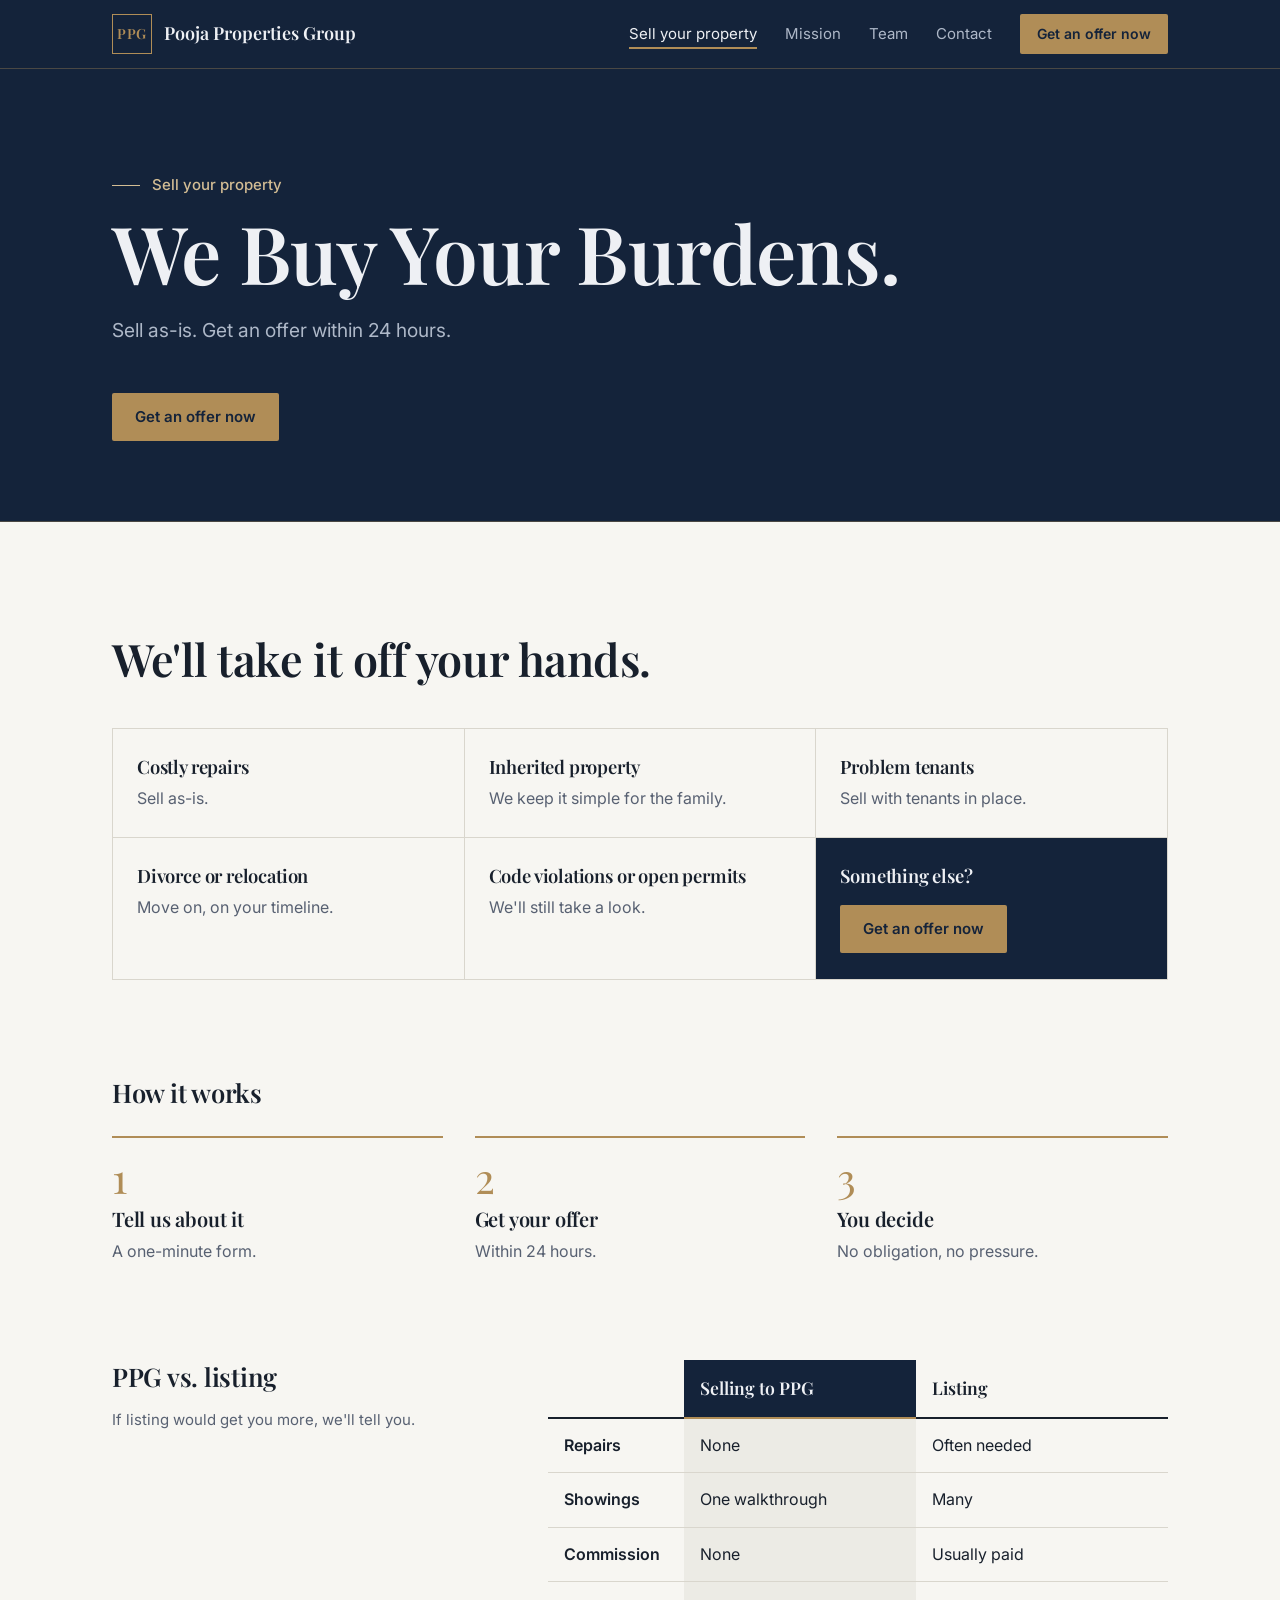
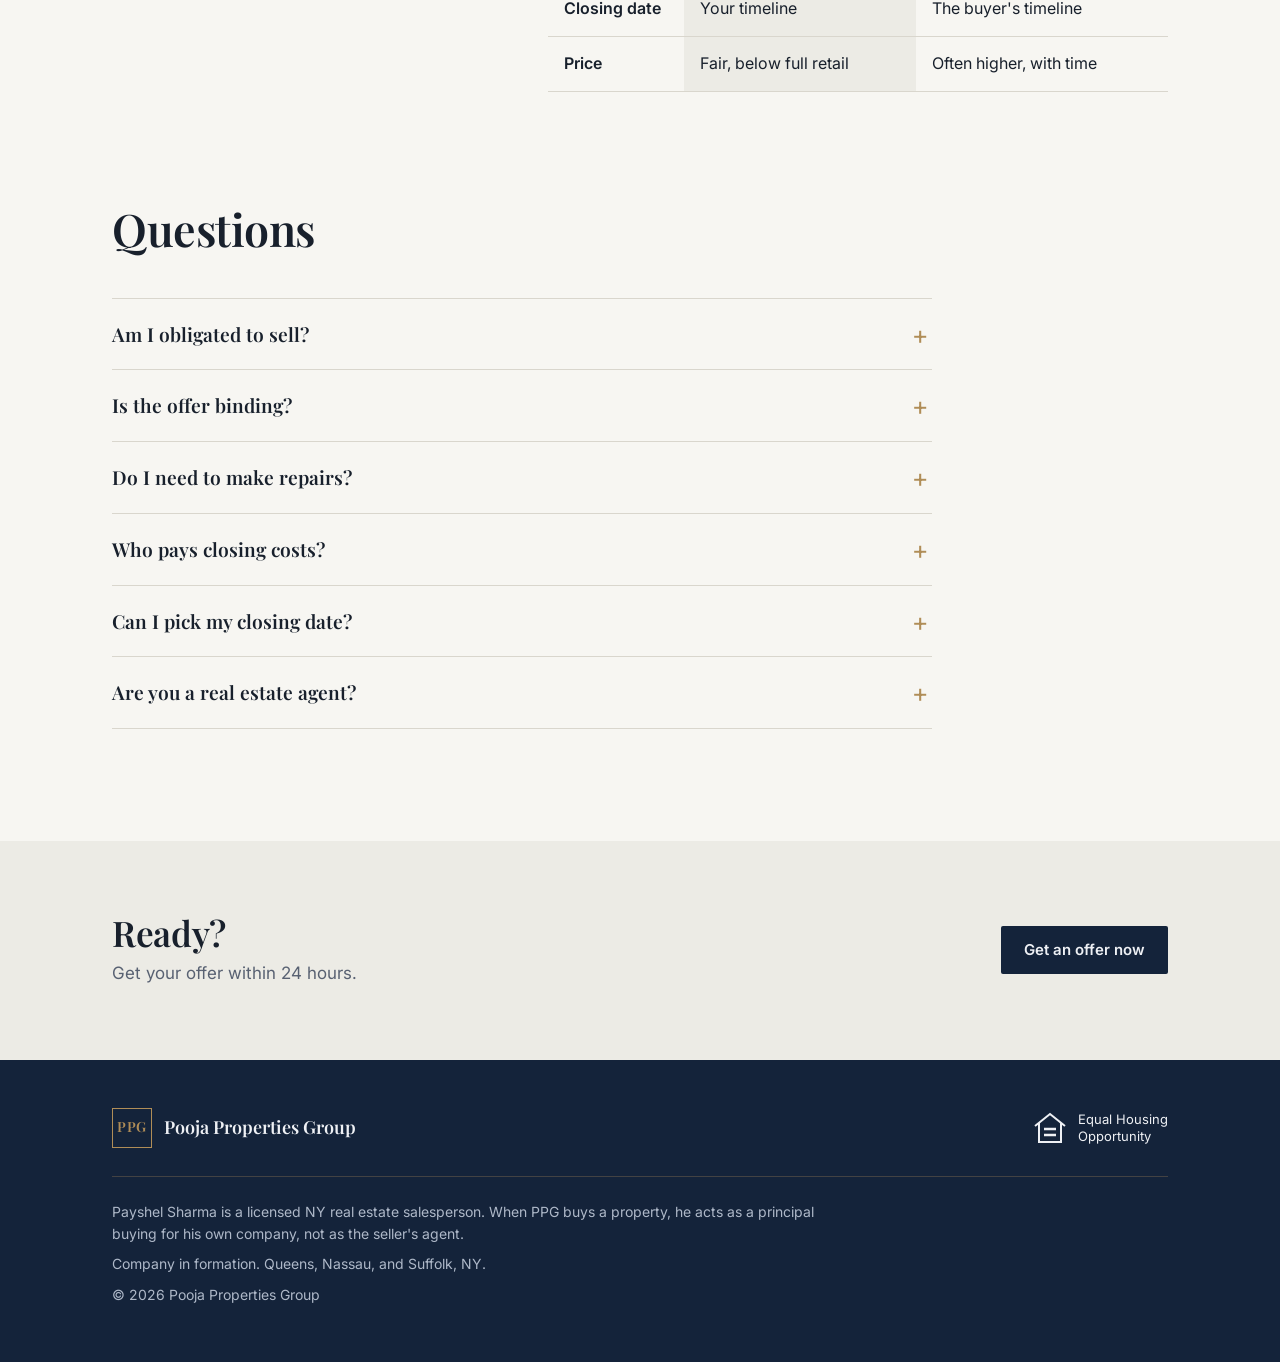
<file: sell.html>
<!doctype html>
<html lang="en">
<head>
<meta charset="utf-8">
<meta name="viewport" content="width=device-width, initial-scale=1, viewport-fit=cover">
<title>Sell Your Property | Pooja Properties Group</title>
<meta name="description" content="We buy your burdens. Sell your Queens or Long Island property as-is and get an offer within 24 hours.">
<meta name="theme-color" content="#14233a">
<link rel="preconnect" href="https://fonts.googleapis.com">
<link rel="preconnect" href="https://fonts.gstatic.com" crossorigin>
<link rel="stylesheet" href="https://fonts.googleapis.com/css2?family=Playfair+Display:ital,wght@0,500;0,600;0,700;1,500&family=Inter:wght@400;500;600&display=swap">
<link rel="stylesheet" href="styles.css">
</head>
<body>

<header class="site-head">
  <div class="wrap">
    <a class="brand" href="index.html" aria-label="Pooja Properties Group home">
      <span class="mono" aria-hidden="true">PPG</span>
      <span class="brand-name">Pooja Properties Group</span>
    </a>
    <button class="menu-btn" id="menu-btn" type="button" aria-expanded="false" aria-controls="site-nav"><span class="bars" aria-hidden="true"></span><span class="label">Menu</span></button>
    <nav class="nav" id="site-nav" aria-label="Main">
      <a href="sell.html" aria-current="page">Sell your property</a>
      <a href="mission.html">Mission</a>
      <a href="team.html">Team</a>
      <a href="contact.html">Contact</a>
      <a class="btn btn-brass" href="offer.html">Get an offer now</a>
    </nav>
  </div>
</header>

<main id="main">
  <section class="page-hero">
    <div class="wrap">
      <p class="kicker">Sell your property</p>
      <h1>We Buy Your Burdens.</h1>
      <p class="lede">Sell as-is. Get an offer within 24 hours.</p>
      <a class="btn btn-brass" href="offer.html">Get an offer now</a>
    </div>
  </section>

  <section class="section" aria-labelledby="take-h">
    <div class="wrap">
      <div class="section-head"><h2 id="take-h">We'll take it off your hands.</h2></div>
      <div class="burdens lean">
        <div class="burden"><h3>Costly repairs</h3><p>Sell as-is.</p></div>
        <div class="burden"><h3>Inherited property</h3><p>We keep it simple for the family.</p></div>
        <div class="burden"><h3>Problem tenants</h3><p>Sell with tenants in place.</p></div>
        <div class="burden"><h3>Divorce or relocation</h3><p>Move on, on your timeline.</p></div>
        <div class="burden"><h3>Code violations or open permits</h3><p>We'll still take a look.</p></div>
        <div class="burden cta"><h3>Something else?</h3><a class="btn btn-brass" href="offer.html">Get an offer now</a></div>
      </div>

      <div class="steps-wrap">
        <h3 style="font-size:1.6rem;margin-bottom:28px">How it works</h3>
        <ol class="steps lean">
          <li><h3>Tell us about it</h3><p>A one-minute form.</p></li>
          <li><h3>Get your offer</h3><p>Within 24 hours.</p></li>
          <li><h3>You decide</h3><p>No obligation, no pressure.</p></li>
        </ol>
      </div>

      <div class="compare-wrap">
        <div>
          <h3 style="font-size:1.6rem">PPG vs. listing</h3>
          <p class="honest">If listing would get you more, we'll tell you.</p>
        </div>
        <div class="table-scroll">
          <table>
            <thead><tr><th scope="col"><span class="sr">Item</span></th><th scope="col" class="us">Selling to PPG</th><th scope="col">Listing</th></tr></thead>
            <tbody>
              <tr><th scope="row">Repairs</th><td class="us">None</td><td>Often needed</td></tr>
              <tr><th scope="row">Showings</th><td class="us">One walkthrough</td><td>Many</td></tr>
              <tr><th scope="row">Commission</th><td class="us">None</td><td>Usually paid</td></tr>
              <tr><th scope="row">Closing date</th><td class="us">Your timeline</td><td>The buyer's timeline</td></tr>
              <tr><th scope="row">Price</th><td class="us">Fair, below full retail</td><td>Often higher, with time</td></tr>
            </tbody>
          </table>
        </div>
      </div>
    </div>
  </section>

  <section class="section" aria-labelledby="faq-h" style="padding-top:0">
    <div class="wrap">
      <div class="section-head"><h2 id="faq-h">Questions</h2></div>
      <div class="faq">
        <details><summary>Am I obligated to sell?</summary><p>No. You can take as long as you need to decide.</p></details>
        <details><summary>Is the offer binding?</summary><p>No. Nothing is binding until a contract is signed by both parties. Your offer may change after we inspect the property, and we send a contract only after the inspection.</p></details>
        <details><summary>Do I need to make repairs?</summary><p>No. We buy as-is.</p></details>
        <details><summary>Who pays closing costs?</summary><p>Your written offer spells it out before you sign anything.</p></details>
        <details><summary>Can I pick my closing date?</summary><p>Yes, wherever we can.</p></details>
        <details><summary>Are you a real estate agent?</summary><p>Our founder is a licensed NY real estate salesperson. When PPG buys, he's buying for his own company, not acting as your agent.</p></details>
      </div>
    </div>
  </section>

  <section class="cta-strip">
    <div class="wrap">
      <div><h2>Ready?</h2><p>Get your offer within 24 hours.</p></div>
      <a class="btn btn-navy" href="offer.html">Get an offer now</a>
    </div>
  </section>
</main>

<footer>
  <div class="wrap">
    <div class="foot-top">
      <div class="brand"><span class="mono" aria-hidden="true">PPG</span><span class="brand-name">Pooja Properties Group</span></div>
      <div class="eho">
        <svg width="36" height="36" viewBox="0 0 36 36" fill="none" stroke="currentColor" stroke-width="2" aria-hidden="true"><path d="M3 16 18 4l15 12M7 13v19h22V13"/><path d="M12 19h12M12 25h12" stroke-width="2.4"/></svg>
        <span>Equal Housing<br>Opportunity</span>
      </div>
    </div>
    <div class="disclose">
      <p>Payshel Sharma is a licensed NY real estate salesperson. When PPG buys a property, he acts as a principal buying for his own company, not as the seller's agent.</p>
      <p>Company in formation. Queens, Nassau, and Suffolk, NY.</p>
      <p>&copy; 2026 Pooja Properties Group</p>
    </div>
  </div>
</footer>

<div class="pin" id="pin"><a class="btn btn-brass" href="offer.html">Get an offer now</a></div>
<script src="site.js"></script>
</body>
</html>
</file>
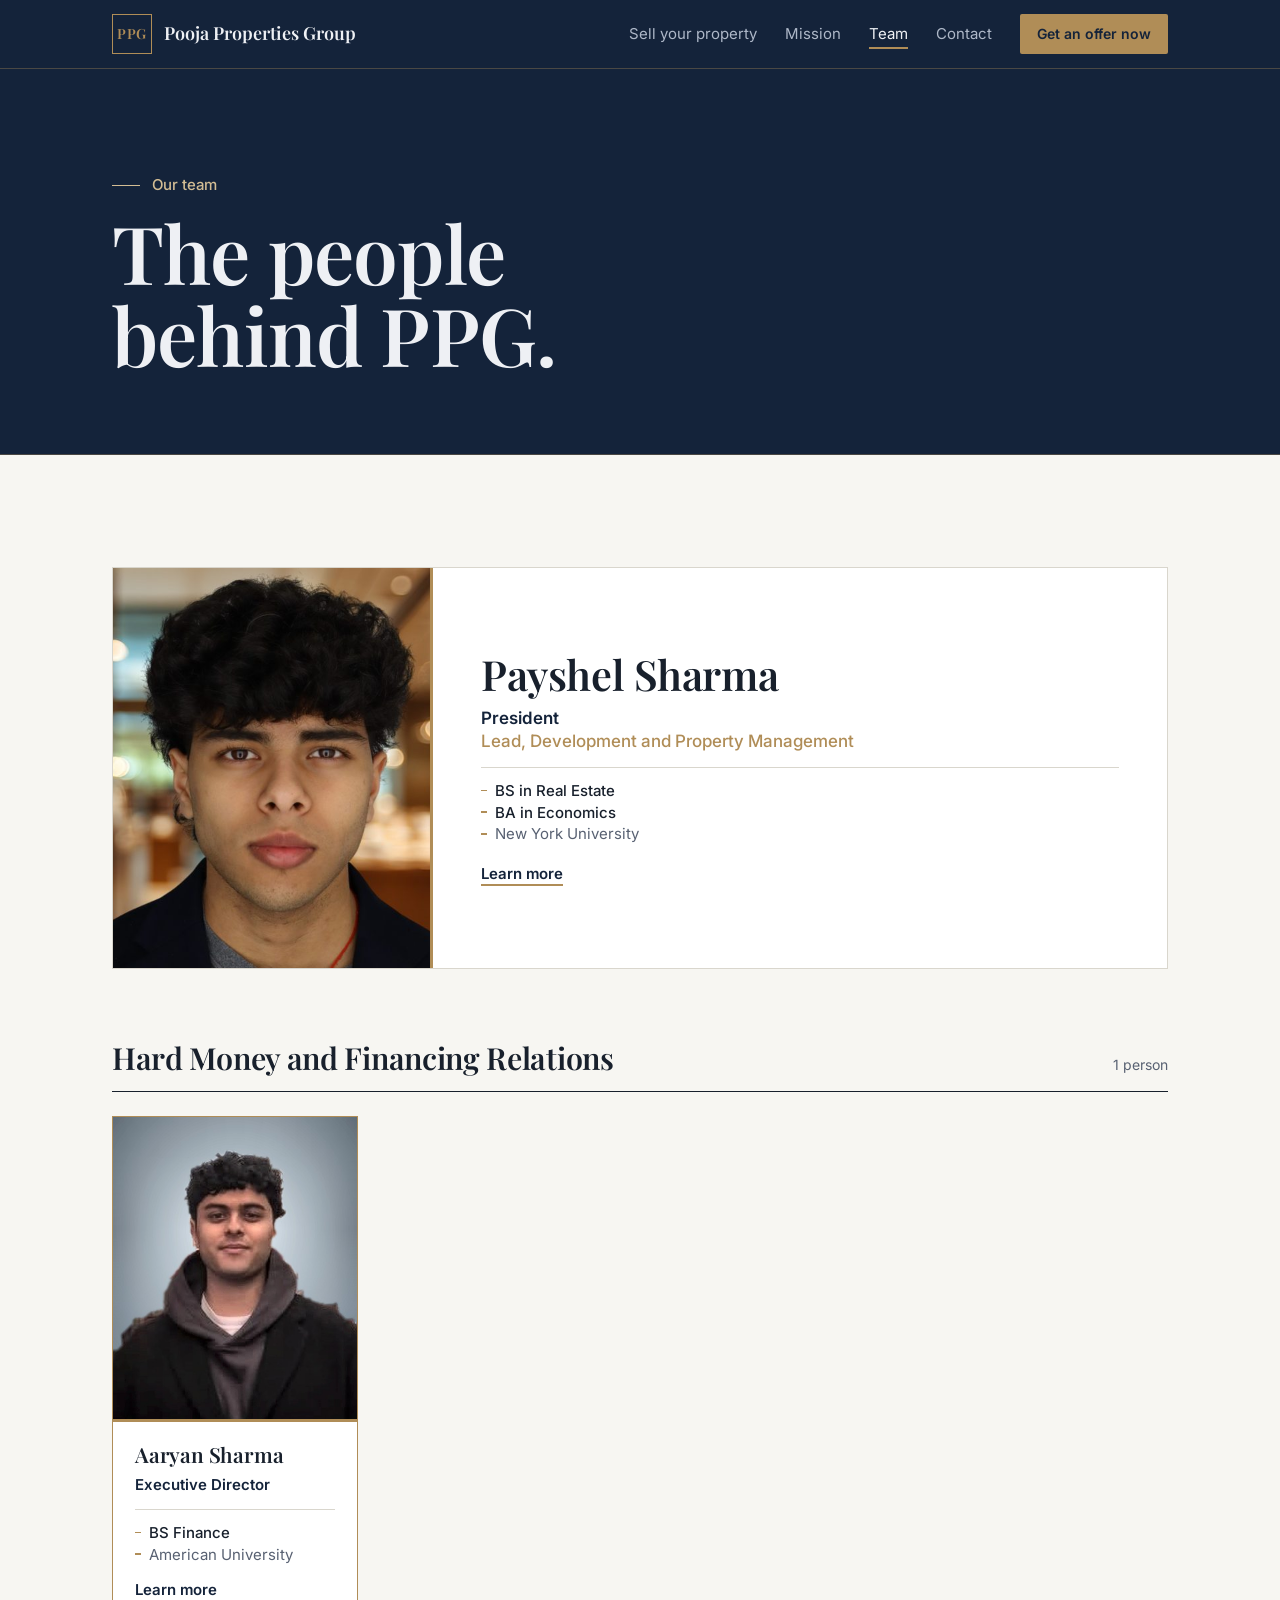
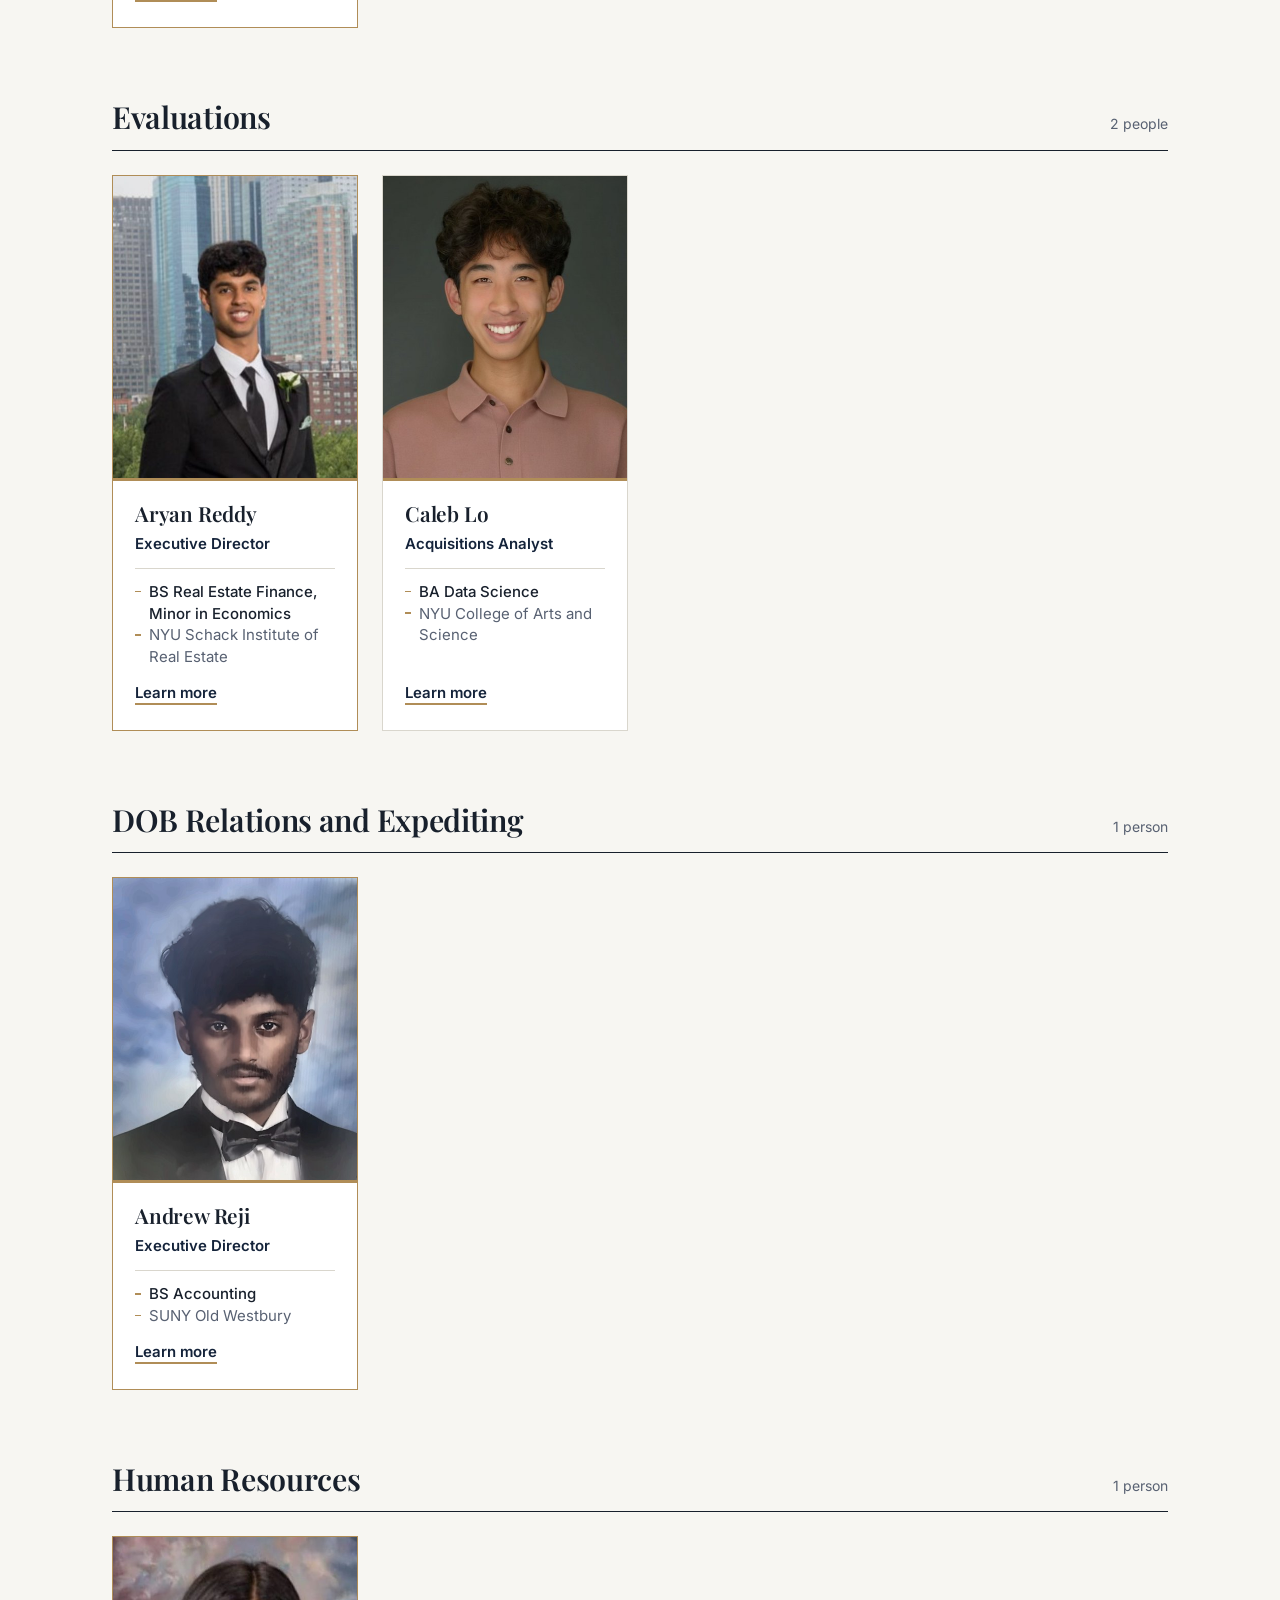
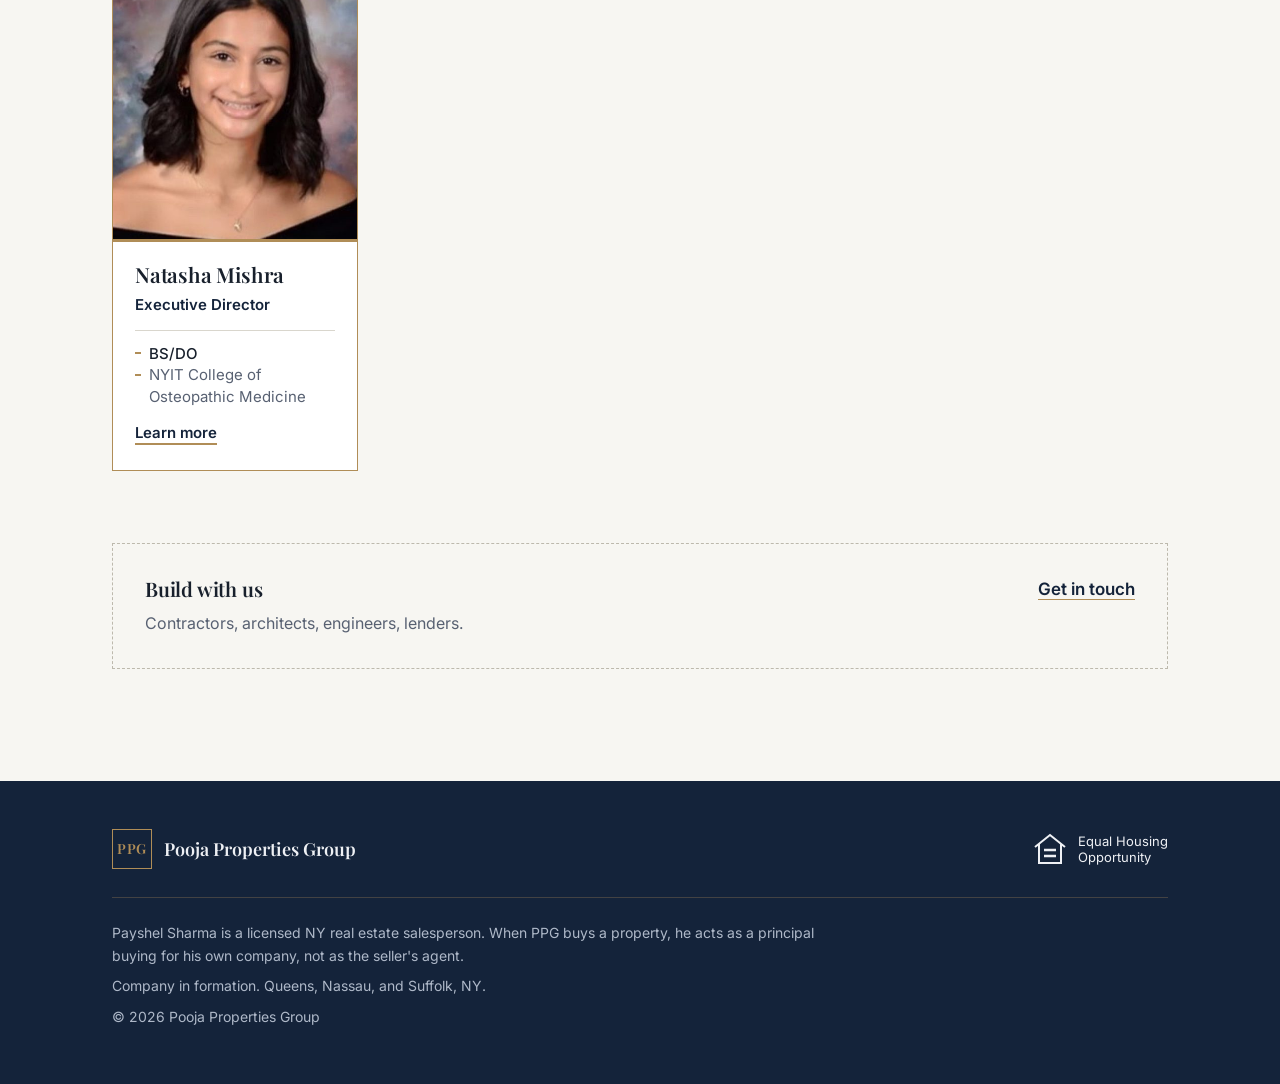
<file: team.html>
<!doctype html>
<html lang="en">
<head>
<meta charset="utf-8">
<meta name="viewport" content="width=device-width, initial-scale=1, viewport-fit=cover">
<title>Our Team | Pooja Properties Group</title>
<meta name="description" content="Meet the team behind Pooja Properties Group in Queens and Long Island.">
<meta name="theme-color" content="#14233a">
<link rel="preconnect" href="https://fonts.googleapis.com">
<link rel="preconnect" href="https://fonts.gstatic.com" crossorigin>
<link rel="stylesheet" href="https://fonts.googleapis.com/css2?family=Playfair+Display:ital,wght@0,500;0,600;0,700;1,500&family=Inter:wght@400;500;600&display=swap">
<link rel="stylesheet" href="styles.css">
</head>
<body>

<header class="site-head">
  <div class="wrap">
    <a class="brand" href="index.html" aria-label="Pooja Properties Group home">
      <span class="mono" aria-hidden="true">PPG</span>
      <span class="brand-name">Pooja Properties Group</span>
    </a>
    <button class="menu-btn" id="menu-btn" type="button" aria-expanded="false" aria-controls="site-nav"><span class="bars" aria-hidden="true"></span><span class="label">Menu</span></button>
    <nav class="nav" id="site-nav" aria-label="Main">
      <a href="sell.html">Sell your property</a>
      <a href="mission.html">Mission</a>
      <a href="team.html" aria-current="page">Team</a>
      <a href="contact.html">Contact</a>
      <a class="btn btn-brass" href="offer.html">Get an offer now</a>
    </nav>
  </div>
</header>

<main id="main">
  <section class="page-hero">
    <div class="wrap">
      <p class="kicker">Our team</p>
      <h1>The people behind PPG.</h1>
    </div>
  </section>

  <section class="section" aria-label="Team members">
    <div class="wrap">
      <div class="roster">
        <article class="member lead">
          <div class="mphoto"><img src="img/team/payshel-sharma.jpg" alt="Payshel Sharma"></div>
          <div class="mtext">
            <h2>Payshel Sharma</h2>
            <p class="role">President<br><span>Lead, Development and Property Management</span></p>
            <ul class="creds"><li>BS in Real Estate</li><li>BA in Economics</li><li>New York University</li></ul>
            <button class="more-btn" type="button" data-open="bio-payshel-sharma" aria-haspopup="dialog">Learn more</button>
          </div>
        </article>
      </div>

      <section class="division" aria-labelledby="div-hard-money-and-financing-relations">
        <div class="div-head">
          <h2 id="div-hard-money-and-financing-relations">Hard Money and Financing Relations</h2>
          <span class="div-count">1 person</span>
        </div>
        <div class="div-grid">
          <article class="member director">
            <div class="mphoto"><img src="img/team/aaryan-sharma.jpg" alt="Aaryan Sharma"></div>
            <div class="mtext">
              <h3>Aaryan Sharma</h3>
              <p class="role">Executive Director</p>
              <ul class="creds"><li>BS Finance</li><li>American University</li></ul>
              <button class="more-btn" type="button" data-open="bio-aaryan-sharma" aria-haspopup="dialog">Learn more</button>
            </div>
          </article>
        </div>
      </section>

      <section class="division" aria-labelledby="div-evaluations">
        <div class="div-head">
          <h2 id="div-evaluations">Evaluations</h2>
          <span class="div-count">2 people</span>
        </div>
        <div class="div-grid">
          <article class="member director">
            <div class="mphoto"><img src="img/team/aryan-reddy.jpg" alt="Aryan Reddy"></div>
            <div class="mtext">
              <h3>Aryan Reddy</h3>
              <p class="role">Executive Director</p>
              <ul class="creds"><li>BS Real Estate Finance, Minor in Economics</li><li>NYU Schack Institute of Real Estate</li></ul>
              <button class="more-btn" type="button" data-open="bio-aryan-reddy" aria-haspopup="dialog">Learn more</button>
            </div>
          </article>
          <article class="member">
            <div class="mphoto"><img src="img/team/caleb-lo.jpg" alt="Caleb Lo"></div>
            <div class="mtext">
              <h3>Caleb Lo</h3>
              <p class="role">Acquisitions Analyst</p>
              <ul class="creds"><li>BA Data Science</li><li>NYU College of Arts and Science</li></ul>
              <button class="more-btn" type="button" data-open="bio-caleb-lo" aria-haspopup="dialog">Learn more</button>
            </div>
          </article>
        </div>
      </section>

      <section class="division" aria-labelledby="div-dob-relations-and-expediting">
        <div class="div-head">
          <h2 id="div-dob-relations-and-expediting">DOB Relations and Expediting</h2>
          <span class="div-count">1 person</span>
        </div>
        <div class="div-grid">
          <article class="member director">
            <div class="mphoto"><img src="img/team/andrew-reji.jpg" alt="Andrew Reji"></div>
            <div class="mtext">
              <h3>Andrew Reji</h3>
              <p class="role">Executive Director</p>
              <ul class="creds"><li>BS Accounting</li><li>SUNY Old Westbury</li></ul>
              <button class="more-btn" type="button" data-open="bio-andrew-reji" aria-haspopup="dialog">Learn more</button>
            </div>
          </article>
        </div>
      </section>

      <section class="division" aria-labelledby="div-human-resources">
        <div class="div-head">
          <h2 id="div-human-resources">Human Resources</h2>
          <span class="div-count">1 person</span>
        </div>
        <div class="div-grid">
          <article class="member director">
            <div class="mphoto"><img src="img/team/natasha-mishra.jpg" alt="Natasha Mishra"></div>
            <div class="mtext">
              <h3>Natasha Mishra</h3>
              <p class="role">Executive Director</p>
              <ul class="creds"><li>BS/DO</li><li>NYIT College of Osteopathic Medicine</li></ul>
              <button class="more-btn" type="button" data-open="bio-natasha-mishra" aria-haspopup="dialog">Learn more</button>
            </div>
          </article>
        </div>
      </section>

      <div class="open-slot join">
        <div>
          <h3>Build with us</h3>
          <p>Contractors, architects, engineers, lenders.</p>
        </div>
        <a href="contact.html">Get in touch</a>
      </div>
    </div>
  </section>
</main>

<dialog class="bio-modal" id="bio-payshel-sharma" aria-labelledby="bio-payshel-sharma-h">
  <div class="bm-head">
    <img src="img/team/payshel-sharma.jpg" alt="" width="96" height="120">
    <div><h2 id="bio-payshel-sharma-h">Payshel Sharma</h2><p class="role">President<br><span>Lead, Development and Property Management</span></p></div>
  </div>
  <div class="bm-body"><p>Payshel founded Pooja Properties Group and leads its development and property management. He studies Real Estate at the NYU Schack Institute of Real Estate and Economics at NYU.</p><p>A licensed New York real estate salesperson, he has worked listings, open houses, and comparative market analyses for buyers and sellers across Queens and Long Island. He specializes in converting one-family homes into legal two-family homes.</p></div>
  <form method="dialog"><button class="btn btn-navy" type="submit">Close</button></form>
</dialog>
<dialog class="bio-modal" id="bio-aaryan-sharma" aria-labelledby="bio-aaryan-sharma-h">
  <div class="bm-head">
    <img src="img/team/aaryan-sharma.jpg" alt="" width="96" height="120">
    <div><h2 id="bio-aaryan-sharma-h">Aaryan Sharma</h2><p class="role">Executive Director<br><span>Hard Money and Financing Relations</span></p></div>
  </div>
  <div class="bm-body"><p>Aaryan leads PPG&rsquo;s lender and financing relationships. He studies Finance at American University&rsquo;s Kogod School of Business, where he is Philanthropy Chairman of Phi Sigma Kappa.</p><p>He is a licensed New York real estate salesperson with eXp Realty, working with buyers, sellers, and investors on residential, multifamily, and investment properties. He completed Eastdil Secured Savills&rsquo; Real Estate Finance Training Program and is a finance intern at Compliers Consulting Services. He previously supported startup analysis and due diligence as a Startup and Venture Capital Intern at Startup Grind, and worked as a Tax and Financial Planning Intern at Focus Partners Wealth.</p></div>
  <form method="dialog"><button class="btn btn-navy" type="submit">Close</button></form>
</dialog>
<dialog class="bio-modal" id="bio-aryan-reddy" aria-labelledby="bio-aryan-reddy-h">
  <div class="bm-head">
    <img src="img/team/aryan-reddy.jpg" alt="" width="96" height="120">
    <div><h2 id="bio-aryan-reddy-h">Aryan Reddy</h2><p class="role">Executive Director<br><span>Evaluations</span></p></div>
  </div>
  <div class="bm-body"><p>Aryan leads PPG&rsquo;s property evaluations. He studies Real Estate Finance with a minor in Economics at the NYU Schack Institute of Real Estate and is a member of the Stern Real Estate Group.</p><p>At Battery Alexander Realty Capital he worked as a Development and Real Estate Investments Analyst in Philadelphia, after an earlier rotational internship in real estate development supporting contractor and investor relations. He underwrote three multifamily deals in Project Destined&rsquo;s real estate private equity program and was a Private Equity Intern at Green Sands Equity.</p></div>
  <form method="dialog"><button class="btn btn-navy" type="submit">Close</button></form>
</dialog>
<dialog class="bio-modal" id="bio-caleb-lo" aria-labelledby="bio-caleb-lo-h">
  <div class="bm-head">
    <img src="img/team/caleb-lo.jpg" alt="" width="96" height="120">
    <div><h2 id="bio-caleb-lo-h">Caleb Lo</h2><p class="role">Acquisitions Analyst<br><span>Evaluations</span></p></div>
  </div>
  <div class="bm-body"><p>Caleb is an Acquisitions Analyst on PPG&rsquo;s Evaluations team, helping find and analyze properties in Queens and Long Island. He studies Data Science at New York University&rsquo;s College of Arts and Science, where he works on events and community for Tech@NYU.</p><p>He co-founded and co-owns Prepwise Test Prep, and was a Sales and Marketing Intern at Intelligent Office. He also spent more than five years at Pokeworks, rising to Shift Lead.</p></div>
  <form method="dialog"><button class="btn btn-navy" type="submit">Close</button></form>
</dialog>
<dialog class="bio-modal" id="bio-andrew-reji" aria-labelledby="bio-andrew-reji-h">
  <div class="bm-head">
    <img src="img/team/andrew-reji.jpg" alt="" width="96" height="120">
    <div><h2 id="bio-andrew-reji-h">Andrew Reji</h2><p class="role">Executive Director<br><span>DOB Relations and Expediting</span></p></div>
  </div>
  <div class="bm-body"><p>Andrew leads PPG&rsquo;s permits, filings, and coordination with the NYC Department of Buildings. He studies Accounting at SUNY Old Westbury.</p></div>
  <form method="dialog"><button class="btn btn-navy" type="submit">Close</button></form>
</dialog>
<dialog class="bio-modal" id="bio-natasha-mishra" aria-labelledby="bio-natasha-mishra-h">
  <div class="bm-head">
    <img src="img/team/natasha-mishra.jpg" alt="" width="96" height="120">
    <div><h2 id="bio-natasha-mishra-h">Natasha Mishra</h2><p class="role">Executive Director<br><span>Human Resources</span></p></div>
  </div>
  <div class="bm-body"><p>Natasha leads PPG&rsquo;s people and team operations. She is in NYIT&rsquo;s seven-year BS/DO program with a 4.0 GPA, and has interned at Memorial Sloan Kettering in New York City and Commack.</p><p>Her independent research on how microplastics affect algal consumption earned the LISC Best in Category and State Nominee Research Award, LISC Highest Honors, the STANYS High Honors Research Award, and an Association of Women Geoscientists Award. She shadowed ICU physicians at St. Catherine of Siena Hospital, volunteers with New York Cares on voter awareness and food drives, and is leading an NYIT initiative to get students free OMNY cards for their commute.</p></div>
  <form method="dialog"><button class="btn btn-navy" type="submit">Close</button></form>
</dialog>

<footer>
  <div class="wrap">
    <div class="foot-top">
      <div class="brand"><span class="mono" aria-hidden="true">PPG</span><span class="brand-name">Pooja Properties Group</span></div>
      <div class="eho">
        <svg width="36" height="36" viewBox="0 0 36 36" fill="none" stroke="currentColor" stroke-width="2" aria-hidden="true"><path d="M3 16 18 4l15 12M7 13v19h22V13"/><path d="M12 19h12M12 25h12" stroke-width="2.4"/></svg>
        <span>Equal Housing<br>Opportunity</span>
      </div>
    </div>
    <div class="disclose">
      <p>Payshel Sharma is a licensed NY real estate salesperson. When PPG buys a property, he acts as a principal buying for his own company, not as the seller's agent.</p>
      <p>Company in formation. Queens, Nassau, and Suffolk, NY.</p>
      <p>&copy; 2026 Pooja Properties Group</p>
    </div>
  </div>
</footer>

<div class="pin" id="pin"><a class="btn btn-brass" href="offer.html">Get an offer now</a></div>
<script src="site.js"></script>
</body>
</html>
</file>
<file: styles.css>
:root {
  --navy: #14233a;
  --navy-2: #1d3150;
  --navy-3: #2a4166;
  --brass: #b08d57;
  --brass-soft: #d3bd94;
  --paper: #f7f6f2;
  --stone: #ecebe5;
  --ink: #18202c;
  --muted: #586172;
  --rule: #d9d6cd;
  --on-navy: #eef0f4;
  --on-navy-muted: #aeb8c8;
  --serif: "Playfair Display", Georgia, "Times New Roman", serif;
  --sans: "Inter", system-ui, -apple-system, "Segoe UI", sans-serif;
  color-scheme: light;
}
* { box-sizing: border-box; }
html { scroll-behavior: smooth; scroll-padding-top: 80px; }
@media (prefers-reduced-motion: reduce) { html { scroll-behavior: auto; } }
body { margin: 0; background: var(--paper); color: var(--ink); font-family: var(--sans); font-size: 17px; line-height: 1.6; -webkit-font-smoothing: antialiased; }
img, svg { display: block; }
a { color: inherit; }
:focus-visible { outline: 2px solid var(--brass); outline-offset: 3px; border-radius: 2px; }
.wrap { max-width: 1120px; margin: 0 auto; padding-left: max(16px, env(safe-area-inset-left)); padding-right: max(16px, env(safe-area-inset-right)); }
@media (min-width: 700px) { .wrap { padding-left: 32px; padding-right: 32px; } }
h1, h2, h3 { font-family: var(--serif); font-weight: 600; letter-spacing: -0.01em; text-wrap: balance; margin: 0; }
h2 { font-size: clamp(1.9rem, 4vw, 2.8rem); line-height: 1.12; }
h3 { font-size: 1.25rem; line-height: 1.25; }
p { margin: 0 0 1em; max-width: 64ch; }
.kicker { font-size: 15px; font-weight: 500; color: var(--brass); margin: 0 0 14px; display: flex; align-items: center; gap: 12px; }
.kicker::before { content: ""; width: 28px; height: 1px; background: currentColor; }
.lede { font-size: clamp(1.05rem, 1.8vw, 1.2rem); color: var(--muted); }

/* Buttons */
.btn { display: inline-flex; align-items: center; justify-content: center; min-height: 48px; padding: 12px 22px; font: 600 15px/1.2 var(--sans); text-decoration: none; border-radius: 2px; border: 1px solid transparent; cursor: pointer; }
.btn-brass { background: var(--brass); color: var(--navy); }
.btn-brass:hover { background: var(--brass-soft); }
.btn-line { border-color: rgba(238,240,244,.45); color: var(--on-navy); background: transparent; }
.btn-line:hover { border-color: var(--on-navy); }
.btn-navy { background: var(--navy); color: var(--on-navy); }
.btn-navy:hover { background: var(--navy-2); }

/* Header */
.site-head { position: sticky; top: 0; z-index: 20; background: var(--navy); color: var(--on-navy); border-bottom: 1px solid rgba(176,141,87,.35); }
.site-head .wrap { display: flex; align-items: center; justify-content: space-between; gap: 16px; min-height: 68px; }
.brand { display: flex; align-items: center; gap: 12px; text-decoration: none; }
.mono { width: 40px; height: 40px; border: 1.5px solid var(--brass); display: grid; place-items: center; font-family: var(--serif); font-weight: 600; font-size: 14px; letter-spacing: .04em; color: var(--brass); flex: none; }
.brand-name { font-family: var(--serif); font-size: 18px; font-weight: 600; line-height: 1.1; }
.nav { display: flex; align-items: center; gap: 28px; }
.nav a { font-size: 15px; text-decoration: none; color: var(--on-navy-muted); }
.nav a:hover { color: var(--on-navy); }
.nav a.btn { color: var(--navy); }
.nav .btn { min-height: 40px; padding: 8px 16px; font-size: 14px; }
@media (max-width: 480px) { .brand-name { font-size: 16px; } }

/* Hero */
.hero { background: var(--navy); color: var(--on-navy); overflow: hidden; }
.hero-inner { padding-top: clamp(56px, 10vw, 112px); }
.hero h1 { font-size: clamp(2.8rem, 8.2vw, 6.2rem); line-height: 1; font-weight: 600; max-width: 15ch; }
.hero h1 span { display: block; }
.hero h1 .l2 { font-style: italic; font-weight: 500; color: var(--brass-soft); }
.hero .lede { color: var(--on-navy-muted); margin-top: 28px; max-width: 52ch; }
.hero-ctas { display: flex; flex-wrap: wrap; gap: 12px; margin-top: 32px; }
.street { width: 100%; height: clamp(120px, 15vw, 220px); margin-top: clamp(40px, 7vw, 72px); color: var(--brass); }
.street .ground { stroke: var(--brass); }
@media (prefers-reduced-motion: no-preference) {
  .street .draw { stroke-dasharray: 1; stroke-dashoffset: 1; animation: draw 2.2s cubic-bezier(.6,0,.2,1) .3s forwards; }
  .street .draw.d2 { animation-delay: .6s; }
  .street .draw.d3 { animation-delay: .9s; }
  .street .win { opacity: 0; animation: lit .5s ease-out 2.2s forwards; }
  @keyframes draw { to { stroke-dashoffset: 0; } }
  @keyframes lit { to { opacity: 1; } }
}

/* Promise strip */
.promises { background: var(--navy-2); color: var(--on-navy); }
.promises ul { list-style: none; margin: 0; padding: 0; display: grid; grid-template-columns: repeat(3, 1fr); }
.promises li { padding: 22px 0; display: flex; gap: 12px; align-items: baseline; font-size: 16px; }
.promises li + li { border-left: 1px solid rgba(176,141,87,.35); padding-left: 24px; }
.promises b { font-family: var(--serif); font-weight: 600; font-size: 1.15rem; color: var(--brass-soft); }
@media (max-width: 760px) {
  .promises ul { grid-template-columns: 1fr; }
  .promises li { padding: 14px 0; }
  .promises li + li { border-left: 0; border-top: 1px solid rgba(176,141,87,.3); padding-left: 0; }
}

/* Sections */
.section { padding-block: clamp(64px, 9vw, 112px); }
.section-head { max-width: 720px; margin-bottom: 44px; }
.section-head .lede { margin-top: 16px; }

/* What we do */
.types { display: grid; grid-template-columns: repeat(3, 1fr); border-top: 1px solid var(--ink); }
.type { padding: 28px 28px 8px 0; }
.type + .type { padding-left: 28px; border-left: 1px solid var(--rule); }
.type svg { color: var(--brass); margin-bottom: 18px; }
.type p { color: var(--muted); font-size: 16px; margin-top: 8px; }
.later { margin-top: 36px; padding-top: 20px; border-top: 1px solid var(--rule); color: var(--muted); font-size: 16px; }
.later b { color: var(--ink); font-weight: 600; }
@media (max-width: 760px) {
  .types { grid-template-columns: 1fr; }
  .type, .type + .type { padding: 24px 0 4px; border-left: 0; }
  .type + .type { border-top: 1px solid var(--rule); }
}

/* Burden band */
.band { background: var(--navy); color: var(--on-navy); text-align: center; padding-block: clamp(80px, 12vw, 140px); position: relative; }
.band::before, .band::after { content: ""; position: absolute; left: 50%; width: 1px; height: 48px; background: var(--brass); transform: translateX(-50%); }
.band::before { top: 0; } .band::after { bottom: 0; }
.band h2 { font-size: clamp(3rem, 10vw, 7.5rem); line-height: .98; font-weight: 600; margin: 0 auto; max-width: 14ch; }
.band p { margin: 28px auto 0; color: var(--on-navy-muted); font-size: clamp(1.05rem, 2vw, 1.3rem); font-family: var(--serif); font-style: italic; }

/* Sell */
.sell { background: var(--paper); }
.burdens { display: grid; grid-template-columns: repeat(auto-fill, minmax(min(100%, 300px), 1fr)); gap: 1px; background: var(--rule); border: 1px solid var(--rule); }
.burden { background: var(--paper); padding: 26px 24px; }
.burden h3 { font-size: 1.15rem; }
.burden p { margin: 8px 0 0; color: var(--muted); font-size: 16px; }
.burden.cta { background: var(--navy); color: var(--on-navy); display: flex; flex-direction: column; justify-content: space-between; gap: 18px; }
.burden.cta p { color: var(--on-navy-muted); }
.burden.cta a { align-self: flex-start; }

.steps-wrap { margin-top: clamp(64px, 8vw, 96px); }
.steps { list-style: none; padding: 0; margin: 0; display: grid; grid-template-columns: repeat(3, 1fr); gap: 32px; counter-reset: s; }
.steps li { counter-increment: s; border-top: 2px solid var(--brass); padding-top: 18px; }
.steps li::before { content: counter(s); font-family: var(--serif); font-size: 2.6rem; line-height: 1; color: var(--brass); display: block; margin-bottom: 12px; }
.steps p { color: var(--muted); font-size: 16px; margin: 8px 0 0; }
@media (max-width: 760px) { .steps { grid-template-columns: 1fr; gap: 28px; } }

.compare-wrap { margin-top: clamp(64px, 8vw, 96px); display: grid; grid-template-columns: 1fr 1.6fr; gap: 48px; align-items: start; }
@media (max-width: 900px) { .compare-wrap { grid-template-columns: 1fr; gap: 28px; } }
.table-scroll { overflow-x: auto; }
table { width: 100%; border-collapse: collapse; font-size: 16px; min-width: 520px; }
th, td { text-align: left; padding: 14px 16px; border-bottom: 1px solid var(--rule); vertical-align: top; }
thead th { font-family: var(--serif); font-size: 1.1rem; font-weight: 600; border-bottom: 2px solid var(--ink); }
thead th.us { background: var(--navy); color: var(--on-navy); border-bottom-color: var(--brass); }
tbody th { font-weight: 600; width: 22%; }
td.us { background: var(--stone); }
@media (max-width: 600px) { table { min-width: 0; font-size: 14px; } th, td { padding: 12px 8px; } thead th { font-size: 1rem; } }
.honest { font-size: 15px; color: var(--muted); margin-top: 16px; }

/* Form */
.offer { background: var(--stone); }
.offer-grid { display: grid; grid-template-columns: 1fr 1.3fr; gap: clamp(32px, 6vw, 80px); align-items: start; }
@media (max-width: 900px) { .offer-grid { grid-template-columns: 1fr; } }
.assure { list-style: none; padding: 0; margin: 24px 0 0; }
.assure li { padding: 12px 0 12px 28px; border-top: 1px solid var(--rule); position: relative; font-size: 16px; }
.assure li::before { content: ""; position: absolute; left: 0; top: 21px; width: 14px; height: 1.5px; background: var(--brass); }
form { background: var(--paper); border: 1px solid var(--rule); border-top: 3px solid var(--navy); padding: clamp(20px, 4vw, 36px); display: grid; grid-template-columns: 1fr 1fr; gap: 18px 16px; }
.field { display: grid; gap: 6px; }
.field.full { grid-column: 1 / -1; }
@media (max-width: 560px) { form { grid-template-columns: 1fr; } }
label { font-size: 14px; font-weight: 600; }
label .opt { font-weight: 400; color: var(--muted); }
input, select, textarea { font: 400 16px/1.4 var(--sans); color: var(--ink); background: #fff; border: 1px solid #c3c0b6; border-radius: 2px; padding: 12px; width: 100%; min-height: 48px; }
textarea { min-height: 96px; resize: vertical; }
input:focus, select:focus, textarea:focus { outline: 2px solid var(--brass); outline-offset: 0; border-color: var(--brass); }
.form-foot { grid-column: 1 / -1; display: flex; flex-wrap: wrap; align-items: center; gap: 12px 20px; }
.form-foot .btn { min-width: 220px; }
.small { font-size: 14px; color: var(--muted); margin: 0; }
.status { grid-column: 1 / -1; font-size: 15px; margin: 0; min-height: 1.2em; }
.status.err { color: #9b2c2c; }

/* FAQ */
.faq { max-width: 820px; }
details { border-top: 1px solid var(--rule); }
details:last-child { border-bottom: 1px solid var(--rule); }
summary { list-style: none; cursor: pointer; padding: 20px 40px 20px 0; font-family: var(--serif); font-size: 1.2rem; font-weight: 600; position: relative; }
summary::-webkit-details-marker { display: none; }
summary::after { content: "+"; position: absolute; right: 4px; top: 16px; font-family: var(--sans); font-weight: 400; font-size: 1.6rem; color: var(--brass); }
details[open] summary::after { content: "\2212"; }
details p { color: var(--muted); padding-bottom: 12px; }

/* Mission */
.mission { background: var(--navy); color: var(--on-navy); }
.mission .kicker { color: var(--brass-soft); }
.mission blockquote { margin: 0; font-family: var(--serif); font-size: clamp(1.5rem, 3.2vw, 2.3rem); line-height: 1.3; max-width: 30ch; font-weight: 500; }
.values { display: grid; grid-template-columns: repeat(4, 1fr); gap: 32px; margin-top: clamp(48px, 7vw, 80px); }
.values div { border-top: 1px solid var(--brass); padding-top: 18px; }
.values h3 { color: var(--brass-soft); }
.values p { color: var(--on-navy-muted); font-size: 16px; margin-top: 8px; }
@media (max-width: 860px) { .values { grid-template-columns: 1fr 1fr; } }
@media (max-width: 520px) { .values { grid-template-columns: 1fr; } }

/* Founder */
.team { display: grid; grid-template-columns: 1.5fr 1fr; gap: 24px; }
@media (max-width: 860px) { .team { grid-template-columns: 1fr; } }
.person { display: grid; grid-template-columns: 120px 1fr; gap: 28px; padding: 32px; background: #fff; border: 1px solid var(--rule); }
@media (max-width: 560px) { .person { grid-template-columns: 1fr; padding: 24px; } }
.portrait { width: 120px; height: 150px; background: var(--navy); display: grid; place-items: center; font-family: var(--serif); font-size: 2.2rem; color: var(--brass-soft); border-bottom: 3px solid var(--brass); }
.role { color: var(--brass); font-weight: 600; font-size: 15px; margin: 4px 0 16px; }
.person p:last-child { margin-bottom: 0; }
.open-slot { border: 1.5px dashed #bdb9ad; padding: 32px; display: flex; flex-direction: column; justify-content: space-between; gap: 20px; }
.open-slot p { color: var(--muted); font-size: 16px; margin: 10px 0 0; }
.open-slot a { align-self: flex-start; color: var(--navy); font-weight: 600; text-decoration-color: var(--brass); text-underline-offset: 4px; }

/* Contact */
.contact-grid { display: grid; grid-template-columns: 1.2fr 1fr; gap: 48px; align-items: end; }
@media (max-width: 860px) { .contact-grid { grid-template-columns: 1fr; gap: 28px; } }
.email-row { display: flex; flex-wrap: wrap; gap: 12px; margin-top: 24px; align-items: stretch; }
.email { font-family: var(--serif); font-size: clamp(1.1rem, 3vw, 1.5rem); padding: 12px 18px; background: #fff; border: 1px solid var(--rule); text-decoration: none; overflow-wrap: anywhere; min-width: 0; display: flex; align-items: center; }
.area dt { font-size: 14px; color: var(--muted); }
.area dd { margin: 2px 0 16px; font-family: var(--serif); font-size: 1.3rem; }

/* Footer */
footer { background: var(--navy); color: var(--on-navy-muted); font-size: 14px; padding-block: 48px calc(48px + env(safe-area-inset-bottom)); }
.foot-top { display: flex; flex-wrap: wrap; justify-content: space-between; gap: 24px; align-items: center; padding-bottom: 28px; border-bottom: 1px solid rgba(176,141,87,.3); }
.foot-top .brand-name { color: var(--on-navy); }
.eho { display: flex; align-items: center; gap: 10px; color: var(--on-navy); font-size: 13px; line-height: 1.25; }
.disclose { margin-top: 24px; max-width: 80ch; }
.disclose p { max-width: none; margin-bottom: 8px; }

/* Mobile pinned CTA */
.pin { position: fixed; left: 0; right: 0; bottom: 0; z-index: 30; padding: 10px 16px calc(10px + env(safe-area-inset-bottom)); background: rgba(20,35,58,.97); border-top: 1px solid var(--brass); display: none; transition: transform .25s ease; }
.pin .btn { width: 100%; }
.pin.hide { transform: translateY(110%); }
@media (max-width: 760px) { .pin { display: block; } body { padding-bottom: 76px; } }
@media (prefers-reduced-motion: reduce) { .pin { transition: none; } }
.sr { position: absolute; width: 1px; height: 1px; overflow: hidden; clip: rect(0 0 0 0); white-space: nowrap; }

/* ---------- Multi-page additions ---------- */
.nav a[aria-current="page"]:not(.btn) { color: var(--on-navy); text-decoration: underline; text-decoration-color: var(--brass); text-underline-offset: 8px; text-decoration-thickness: 1.5px; }
.menu-btn { display: none; align-items: center; gap: 10px; min-height: 44px; padding: 8px 14px; background: transparent; color: var(--on-navy); border: 1px solid rgba(238,240,244,.35); border-radius: 2px; font: 500 15px/1 var(--sans); cursor: pointer; }
.menu-btn .bars { width: 18px; height: 12px; position: relative; border-top: 1.5px solid currentColor; border-bottom: 1.5px solid currentColor; }
.menu-btn .bars::after { content: ""; position: absolute; left: 0; right: 0; top: 50%; border-top: 1.5px solid currentColor; transform: translateY(-50%); }
@media (max-width: 860px) {
  .menu-btn { display: inline-flex; }
  .nav { display: none; position: absolute; top: 100%; left: 0; right: 0; background: var(--navy); flex-direction: column; align-items: stretch; gap: 0; padding: 4px max(16px, env(safe-area-inset-left)) 20px; border-bottom: 1px solid var(--brass); box-shadow: 0 16px 32px rgba(10,18,30,.35); }
  .site-head.open .nav { display: flex; }
  .nav a:not(.btn) { display: block; padding: 16px 0; font-size: 17px; color: var(--on-navy); border-bottom: 1px solid rgba(238,240,244,.12); }
  .nav a[aria-current="page"]:not(.btn) { text-decoration: none; color: var(--brass-soft); }
  .nav .btn { display: flex; margin-top: 18px; min-height: 48px; font-size: 15px; }
}
.page-hero { background: var(--navy); color: var(--on-navy); padding-block: clamp(56px, 9vw, 104px) clamp(48px, 7vw, 80px); border-bottom: 1px solid rgba(176,141,87,.35); }
.page-hero .kicker { color: var(--brass-soft); }
.page-hero h1 { font-size: clamp(2.6rem, 7vw, 5rem); line-height: 1.02; max-width: 16ch; }
.page-hero .lede { color: var(--on-navy-muted); margin-top: 22px; max-width: 56ch; }
h1.as-h2 { font-size: clamp(1.9rem, 4vw, 2.8rem); line-height: 1.12; }
.band .btn { margin-top: 36px; }
.teasers { display: grid; grid-template-columns: repeat(3, 1fr); gap: 1px; background: var(--rule); border: 1px solid var(--rule); }
.teaser { background: var(--paper); padding: 32px 28px; display: flex; flex-direction: column; gap: 10px; text-decoration: none; color: var(--ink); }
.teaser:hover { background: #fff; }
.teaser:hover .go { text-decoration-color: var(--navy); }
.teaser p { color: var(--muted); font-size: 16px; margin: 0; flex: 1; }
.teaser .go { font-weight: 600; color: var(--navy); text-decoration: underline; text-decoration-color: var(--brass); text-underline-offset: 4px; margin-top: 8px; }
@media (max-width: 760px) { .teasers { grid-template-columns: 1fr; } }
.cta-strip { background: var(--stone); padding-block: clamp(48px, 7vw, 72px); }
.cta-strip .wrap { display: flex; flex-wrap: wrap; align-items: center; justify-content: space-between; gap: 20px 32px; }
.cta-strip h2 { font-size: clamp(1.6rem, 3.2vw, 2.2rem); }
.cta-strip p { margin: 8px 0 0; color: var(--muted); }
.roadmap { display: grid; grid-template-columns: repeat(3, 1fr); gap: 32px; }
.roadmap div { border-top: 2px solid var(--brass); padding-top: 18px; }
.roadmap .when { font-size: 15px; font-weight: 600; color: var(--brass); margin: 0 0 6px; }
.roadmap p:last-child { color: var(--muted); font-size: 16px; margin-top: 8px; }
@media (max-width: 760px) { .roadmap { grid-template-columns: 1fr; gap: 24px; } }
/* ---------- Lean redesign ---------- */
.hero-offer h1 { font-size: clamp(2.6rem, 9.6vw, 7.6rem); line-height: .95; max-width: none; letter-spacing: -0.02em; }
.btn-huge { margin-top: 36px; min-height: 68px; padding: 0 44px; font-size: clamp(1.1rem, 2.4vw, 1.35rem); letter-spacing: .01em; box-shadow: 0 0 0 1px var(--brass), 0 0 0 7px rgba(176,141,87,.22); }
@media (max-width: 560px) { .btn-huge { width: 100%; } }
.hero-offer .lede { margin-top: 24px; font-size: clamp(1.1rem, 2.2vw, 1.4rem); color: var(--on-navy); }
.quick { display: flex; gap: 10px; margin-top: 32px; max-width: 620px; }
.quick input { flex: 1; min-width: 0; min-height: 58px; font-size: 17px; border: 0; padding: 0 18px; border-radius: 2px; }
.quick .btn { min-height: 58px; padding: 0 26px; font-size: 16px; white-space: nowrap; }
@media (max-width: 560px) { .quick { flex-direction: column; } .quick .btn { width: 100%; } }
.fine { font-size: 14px; color: var(--on-navy-muted); margin-top: 14px; }
.band .lede-line { margin: 22px auto 0; color: var(--on-navy-muted); font-family: var(--sans); font-style: normal; font-size: clamp(1.05rem, 2vw, 1.2rem); max-width: 40ch; }
.feature { display: grid; grid-template-columns: 1fr 1fr; gap: clamp(32px, 6vw, 88px); align-items: center; }
.feature + .feature { margin-top: clamp(64px, 9vw, 112px); }
.feature.flip .ph { order: -1; }
.feature h2 { font-size: clamp(2.2rem, 5vw, 3.6rem); line-height: 1.04; }
.feature p { font-size: clamp(1.05rem, 1.8vw, 1.2rem); color: var(--muted); margin: 16px 0 28px; }
@media (max-width: 760px) { .feature { grid-template-columns: 1fr; gap: 24px; } .feature.flip .ph { order: 0; } .feature .ph { order: -1; } }
.ph { aspect-ratio: 4 / 3; background: var(--navy); display: grid; place-items: center; color: var(--brass); overflow: hidden; position: relative; }
.ph::after { content: ""; position: absolute; inset: 14px; border: 1px solid rgba(176,141,87,.4); pointer-events: none; }
.ph img { width: 100%; height: 100%; object-fit: cover; }
.ph.has-img::after { display: none; }
.burdens.lean .burden p { font-size: 16px; }
.steps.lean li::before { margin-bottom: 8px; }
.page-hero .btn { margin-top: 28px; }
.portrait.photo { padding: 0; overflow: hidden; }
.portrait.photo img { width: 100%; height: 100%; object-fit: cover; }

.note-24 { margin-top: 22px; max-width: 46ch; font-size: 16px; color: var(--on-navy); border-left: 2px solid var(--brass); padding-left: 14px; }
.note-24 b { color: var(--brass-soft); font-weight: 600; }

/* Team roster */
.roster { display: grid; grid-template-columns: repeat(4, 1fr); gap: 24px; }
.member { background: #fff; border: 1px solid var(--rule); display: flex; flex-direction: column; }
.member .mphoto { aspect-ratio: 4 / 5; background: var(--navy); overflow: hidden; border-bottom: 3px solid var(--brass); display: grid; place-items: center; }
.member .mphoto img { width: 100%; height: 100%; object-fit: cover; object-position: 50% 30%; }
.member .mphoto.initials span { font-family: var(--serif); font-size: 3rem; color: var(--brass-soft); }
.member .mtext { padding: 20px 22px 24px; }
.member h2 { font-size: 1.3rem; line-height: 1.2; }
.member .role { font-size: 15px; font-weight: 600; color: var(--navy); margin: 8px 0 0; line-height: 1.35; }
.member .role span { font-weight: 500; color: var(--brass); }
.member .bio { font-size: 15px; color: var(--muted); margin: 12px 0 0; }
.member .bio:empty { display: none; }
.member.lead { grid-column: 1 / -1; flex-direction: row; }
.member.lead .mphoto { width: min(320px, 40%); flex: none; border-bottom: 0; border-right: 3px solid var(--brass); }
.member.lead .mtext { padding: clamp(24px, 4vw, 48px); align-self: center; }
.member.lead h2 { font-size: clamp(1.8rem, 3.5vw, 2.6rem); }
.member.lead .role { font-size: 17px; }
.roster .open-slot { grid-column: span 3; flex-direction: column; justify-content: center; }
@media (max-width: 1000px) { .roster { grid-template-columns: repeat(2, 1fr); } .roster .open-slot { grid-column: span 1; } }
@media (max-width: 560px) {
  .roster { grid-template-columns: 1fr; } .roster .open-slot { grid-column: auto; flex-direction: column; align-items: flex-start; }
  .member { flex-direction: row; }
  .member .mphoto { width: 112px; flex: none; align-self: stretch; aspect-ratio: auto; min-height: 112px; border-bottom: 0; border-right: 3px solid var(--brass); }
  .member .mphoto.initials span { font-size: 2rem; }
  .member .mtext { padding: 16px 18px; align-self: center; }
  .member.lead .mphoto { width: 132px; }
  .member.lead .mtext { padding: 18px; }
  .member.lead h2 { font-size: 1.5rem; }
  .member.lead .role { font-size: 15px; }
}

.member .creds { list-style: none; margin: 14px 0 0; padding: 12px 0 0; border-top: 1px solid var(--rule); font-size: 15px; color: var(--muted); line-height: 1.45; }
.member .creds li { position: relative; padding-left: 14px; }
.member .creds li::before { content: ""; position: absolute; left: 0; top: .65em; width: 6px; height: 1.5px; background: var(--brass); }
.member .creds li { color: var(--ink); font-weight: 500; }
.member .creds li:last-child { color: var(--muted); font-weight: 400; }
.member .mtext { display: flex; flex-direction: column; flex: 1; }
.more-btn { margin-top: 16px; align-self: flex-start; background: none; border: 0; padding: 4px 0; font: 600 15px/1.2 var(--sans); color: var(--navy); text-decoration: underline; text-decoration-color: var(--brass); text-underline-offset: 5px; text-decoration-thickness: 1.5px; cursor: pointer; }
.more-btn:hover { text-decoration-color: var(--navy); }
.member:not(.lead) .more-btn { margin-top: auto; padding-top: 16px; }
.bio-modal { width: min(640px, calc(100vw - 32px)); max-height: calc(100vh - 48px); padding: 0; border: 0; border-top: 3px solid var(--brass); border-radius: 2px; background: var(--paper); color: var(--ink); box-shadow: 0 24px 64px rgba(10,18,30,.35); }
.bio-modal::backdrop { background: rgba(20,35,58,.6); }
.bm-head { display: flex; gap: 20px; align-items: center; padding: 28px 28px 20px; background: var(--navy); color: var(--on-navy); }
.bm-head img { width: 80px; height: 100px; object-fit: cover; object-position: 50% 30%; flex: none; border-bottom: 2px solid var(--brass); }
.bm-head h2 { font-size: 1.6rem; }
.bm-head .role { margin: 6px 0 0; font-size: 15px; font-weight: 600; color: var(--on-navy); line-height: 1.35; }
.bm-head .role span { color: var(--brass-soft); font-weight: 500; }
.bm-body { padding: 24px 28px 4px; }
.bm-body p { font-size: 16px; color: var(--ink); }
.bio-modal form { display: block; background: none; border: 0; padding: 4px 28px 28px; margin: 0; }
@media (max-width: 560px) { .bm-head { padding: 20px; } .bm-body { padding: 20px 20px 0; } .bio-modal form { padding: 4px 20px 20px; } .member .creds { font-size: 14px; } }
/* Offer application */
form.app { display: block; max-width: 860px; margin: 0 auto; padding: 0; background: none; border: 0; }
.app .notice { background: var(--navy); color: var(--on-navy); padding: 18px 22px; border-left: 4px solid var(--brass); font-size: 16px; margin: 0 0 16px; max-width: none; }
.app .notice strong { color: var(--brass-soft); }
.req-note { font-size: 14px; color: var(--muted); margin: 0 0 24px; }
.fs { margin: 0 0 20px; padding: clamp(20px, 4vw, 32px); background: var(--paper); border: 1px solid var(--rule); min-width: 0; }
.fs legend { float: left; width: 100%; padding: 0; margin: 0 0 20px; font-family: var(--serif); font-size: 1.5rem; font-weight: 600; display: flex; align-items: center; gap: 12px; }
.fs legend + * { clear: both; }
.fs .num { width: 32px; height: 32px; flex: none; display: grid; place-items: center; background: var(--navy); color: var(--brass-soft); font-family: var(--sans); font-size: 15px; font-weight: 600; border-radius: 2px; }
.app .field { align-content: start; }
.app .grid { display: grid; grid-template-columns: 1fr 1fr; gap: 18px 16px; }
.app .cond .grid { padding: 18px; background: var(--stone); border-left: 3px solid var(--brass); }
@media (max-width: 600px) { .app .grid { grid-template-columns: 1fr; } }
.glabel { display: block; font-size: 14px; font-weight: 600; margin-bottom: 8px; }
.choices { display: flex; flex-wrap: wrap; gap: 8px; }
.choice { display: inline-flex; align-items: center; gap: 8px; min-height: 44px; padding: 8px 14px; background: #fff; border: 1px solid #c3c0b6; border-radius: 2px; font-size: 15px; font-weight: 500; cursor: pointer; }
.choice input { width: 18px; height: 18px; min-height: 0; margin: 0; padding: 0; accent-color: var(--navy); flex: none; }
.choice:has(input:checked) { border-color: var(--navy); background: #eef0f4; box-shadow: inset 0 0 0 1px var(--navy); }
.choice:has(input:focus-visible) { outline: 2px solid var(--brass); outline-offset: 2px; }
.hint { font-size: 13px; color: var(--muted); margin: 6px 0 0; }
input[type=file] { padding: 10px; background: #fff; }
.photo-note { margin: 0; padding: 16px; background: var(--stone); border-left: 3px solid var(--brass); font-size: 16px; }
.agree { background: #fff; }
.agree .notice { margin-bottom: 18px; }
.choice.ack { align-items: flex-start; display: flex; font-weight: 500; line-height: 1.5; padding: 14px 16px; }
.choice.ack input { margin-top: 3px; }
.disclose-line { margin-top: 14px; }
.btn-submit { width: 100%; min-height: 60px; font-size: 1.1rem; }
[aria-invalid="true"], .choices.invalid .choice { border-color: #9b2c2c !important; }

[hidden] { display: none !important; }
/* Team divisions */
.roster { grid-template-columns: 1fr; }
.member h3 { font-size: 1.3rem; line-height: 1.2; }
.division { margin-top: clamp(48px, 7vw, 72px); }
.div-head { display: flex; flex-wrap: wrap; align-items: baseline; justify-content: space-between; gap: 6px 16px; padding-bottom: 14px; margin-bottom: 24px; border-bottom: 1px solid var(--ink); }
.div-head h2 { font-size: clamp(1.4rem, 2.6vw, 1.9rem); }
.div-count { font-size: 14px; color: var(--muted); }
.div-grid { display: grid; grid-template-columns: repeat(4, 1fr); gap: 24px; }
@media (max-width: 1000px) { .div-grid { grid-template-columns: repeat(2, 1fr); } }
@media (max-width: 560px) { .div-grid { grid-template-columns: 1fr; gap: 16px; } }
.member.director { border-color: var(--brass); box-shadow: inset 0 3px 0 var(--brass); }
.member .initials { font-family: var(--serif); font-size: 3rem; color: var(--brass-soft); }
.open-slot.join { margin-top: clamp(48px, 7vw, 72px); flex-direction: row; align-items: center; }
@media (max-width: 560px) { .open-slot.join { flex-direction: column; align-items: flex-start; } }
</file>
